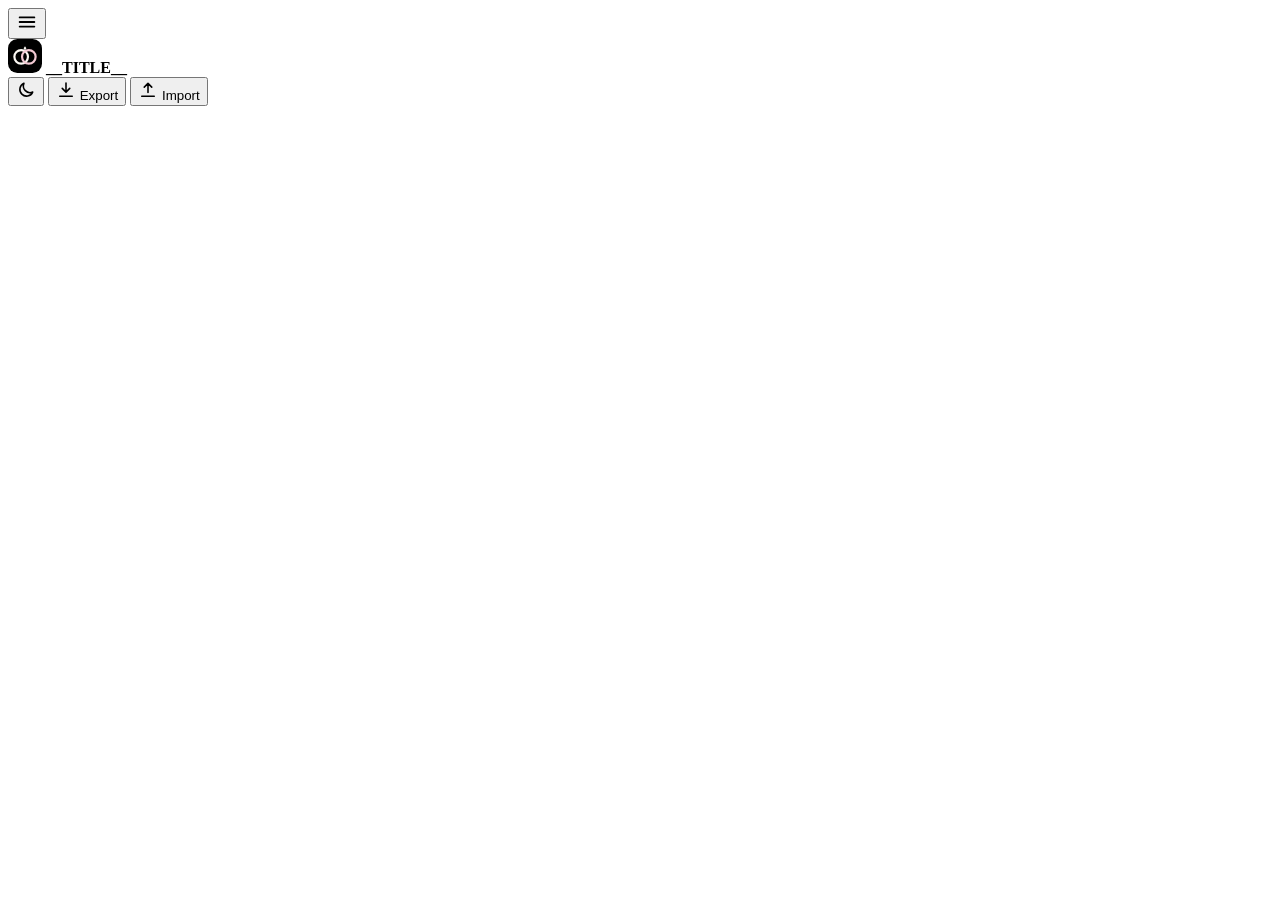
<file: app_src/index.html>
<!doctype html>
<html lang="en">
<head>
<meta charset="utf-8">
<meta name="viewport" content="width=device-width, initial-scale=1">
<title>__TITLE__</title>
<!--STYLES-->
</head>
<body>
<div id="app">
  <header id="app-header">
    <button id="menuToggle" type="button" class="icon-btn" data-nav-toggle aria-label="Open menu" aria-expanded="false" aria-controls="view-nav">
      <svg viewBox="0 0 24 24" width="22" height="22" fill="none" stroke="currentColor" stroke-width="2" stroke-linecap="round" aria-hidden="true"><path d="M4 7h16M4 12h16M4 17h16"/></svg>
    </button>
    <div id="brand">
      <svg id="brand-logo" viewBox="0 0 40 40" width="34" height="34" aria-hidden="true">
        <rect width="40" height="40" rx="11" fill="var(--color-primary)"/>
        <circle cx="15.5" cy="21" r="8" fill="none" stroke="#FBF7F2" stroke-width="2.6"/>
        <circle cx="24.5" cy="21" r="8" fill="none" stroke="#F2C9D3" stroke-width="2.6"/>
        <path d="M20 8.5l1.6 2.5-1.6 2.5-1.6-2.5z" fill="#FBF7F2"/>
      </svg>
      <strong id="app-title">__TITLE__</strong>
    </div>
    <div id="app-controls">
      <button id="themeToggle" type="button" class="icon-btn" aria-label="Toggle dark mode" title="Light / dark">
        <svg viewBox="0 0 24 24" width="20" height="20" fill="none" stroke="currentColor" stroke-width="1.9" stroke-linecap="round" stroke-linejoin="round" aria-hidden="true"><path d="M20 14.5A8 8 0 0 1 9.5 4 8 8 0 1 0 20 14.5z"/></svg>
      </button>
      <button id="exportBtn" type="button" class="icon-btn" aria-label="Export backup" title="Export backup">
        <svg viewBox="0 0 24 24" width="20" height="20" fill="none" stroke="currentColor" stroke-width="1.9" stroke-linecap="round" stroke-linejoin="round" aria-hidden="true"><path d="M12 3.5v11M7.5 10l4.5 4.5 4.5-4.5M4.5 19.5h15"/></svg>
        <span class="label">Export</span>
      </button>
      <button id="importBtn" type="button" class="icon-btn" aria-label="Import backup" title="Import backup">
        <svg viewBox="0 0 24 24" width="20" height="20" fill="none" stroke="currentColor" stroke-width="1.9" stroke-linecap="round" stroke-linejoin="round" aria-hidden="true"><path d="M12 15V4M7.5 8.5L12 4l4.5 4.5M4.5 19.5h15"/></svg>
        <span class="label">Import</span>
      </button>
      <input id="importFile" type="file" accept="application/json" hidden>
    </div>
  </header>
  <div id="app-body">
    <nav id="view-nav" aria-label="Main navigation"></nav>
    <main id="view-root" data-active-view=""></main>
  </div>
  <p id="demo-banner" hidden>Demo mode — some data and actions are limited. The full version is in your purchase.</p>
</div>
<!--SCRIPTS-->
</body>
</html>
</file>
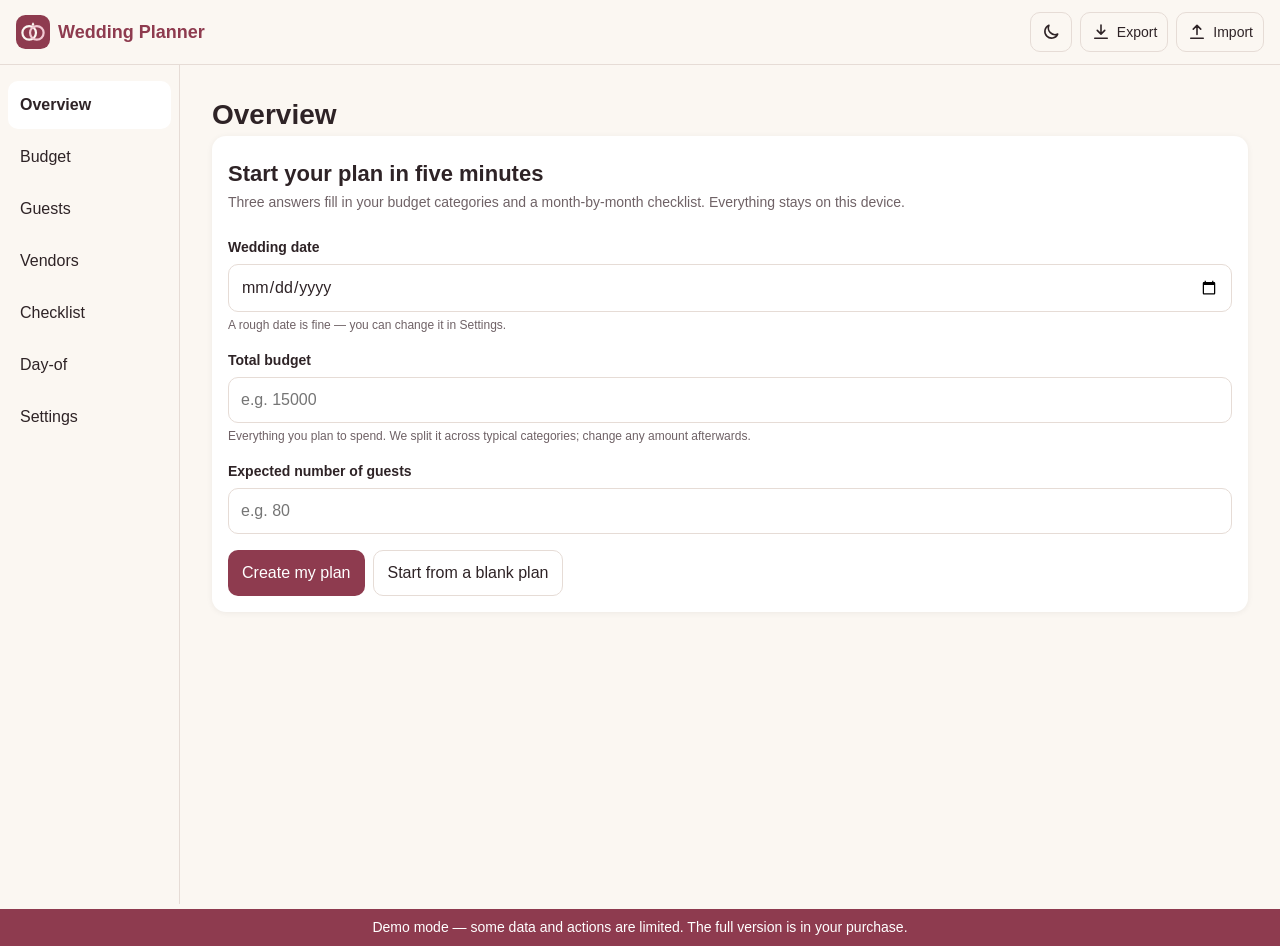
<file: docs/index.html>
<!doctype html>
<html lang="en">
<head>
<meta charset="utf-8">
<meta name="viewport" content="width=device-width, initial-scale=1">
<title>Wedding Planner</title>
<style>
/* Design tokens — single source of truth for colors/spacing/radius/shadow/fonts.
   tools/app_template.html (the "simple" architecture) hand-syncs its own inline
   :root block to these same names/values (see tests/test_app.py's token-drift
   test) since it must stay single-file and can't @import this file. Change a
   value here AND there, never one without the other. */
/* Breakpoints (documented here, not as custom properties — media queries need
   literal px): 480 = small phone, 680 = nav collapses to a top bar (see
   01_components.css), 960 = wide desktop (two-column dashboard/workspace layouts
   via .grid-2, see 01_components.css). */
:root {
  --color-bg: #FBF7F2;
  --color-ink: #2E2326;
  --color-accent: #A8506A;
  --color-card: #fff;
  --color-muted: #6f6266;
  --color-border: #e6dcd6;
  --color-danger: #B3434B;

  /* Semantic feedback colors (banners, inline validation) — tinted background +
     an ink-like text color, same pairing convention as --color-danger above. */
  --color-success: #2F6B4F;
  --color-success-bg: #E3F0E7;
  --color-warning: #8A5A00;
  --color-warning-bg: #FBF0D9;
  --color-info: #2C5F8A;
  --color-info-bg: #E4EEF5;
  --color-error-bg: #F7E3E4;

  /* Solid button-background colors. Deliberately FIXED — the same value in both
     light and dark mode, unlike --color-accent/--color-danger above (which stay
     theme-adaptive for foreground/decorative use: chart fills, icons, borders,
     where lightening in dark mode is correct). A theme-adaptive color that gets
     LIGHTER in dark mode is wrong for a solid button background carrying white
     text — tests/test_app.py's contrast tests + validators/app_check.py's
     check_color_contrast verify these two pairs hold >= 4.5:1 in both themes. */
  --color-primary: #8E3B4F;
  --color-on-primary: #fff;
  --color-danger-strong: #B3434B;
  --color-on-danger: #fff;

  --space-1: 4px;
  --space-2: 8px;
  --space-3: 12px;
  --space-4: 16px;
  --space-5: 24px;
  --space-6: 32px;

  --radius-sm: 10px;
  --radius-md: 14px;
  --radius-lg: 16px;
  --radius-full: 999px;

  --shadow-sm: 0 1px 6px rgba(0, 0, 0, .06);
  --shadow-md: 0 8px 24px rgba(0, 0, 0, .14);

  /* Type scale. h1/h2/h3 below use these; .text-sm/.text-xs/.caption are utility
     classes for secondary copy — see 01_components.css. */
  --text-xs: 0.75rem;
  --text-sm: 0.875rem;
  --text-base: 1rem;
  --text-lg: 1.125rem;
  --text-xl: 1.375rem;
  --text-2xl: 1.75rem;
  --leading-tight: 1.25;
  --leading-normal: 1.5;

  /* Named after the same brand families tools/fonts/ ships (used in the guide
     PDFs via tools/pdf_kit.py) — a browser with them installed renders on-brand;
     everyone else falls back to a clean system stack. The TTFs themselves are
     not embedded here (keeps the self-contained HTML small — see CLAUDE.md). */
  --font-body: "Nunito Sans", -apple-system, "Segoe UI", Roboto, Helvetica, Arial, sans-serif;
  --font-heading: "Quicksand", -apple-system, "Segoe UI", Roboto, Helvetica, Arial, sans-serif;
}
:root[data-theme="dark"] {
  --color-bg: #1D1619;
  --color-ink: #F0E6E8;
  --color-accent: #E0A0B2;
  --color-card: #29202A;
  --color-muted: #b3a5a9;
  --color-border: #43343a;
  --color-danger: #e58a92;

  --color-success: #8FCBA8;
  --color-success-bg: #1E3A2B;
  --color-warning: #E8C067;
  --color-warning-bg: #3A2F12;
  --color-info: #8FC1E8;
  --color-info-bg: #1C3246;
  --color-error-bg: #3A1F21;

  /* --color-primary/--color-on-primary/--color-danger-strong/--color-on-danger
     intentionally NOT overridden here — see the base :root comment above. */
}

* { box-sizing: border-box; }
body { margin: 0; font-family: var(--font-body); font-size: var(--text-base); line-height: var(--leading-normal); background: var(--color-bg); color: var(--color-ink); }
h1, h2, h3 { font-family: var(--font-heading); line-height: var(--leading-tight); margin: var(--space-2) 0 var(--space-1); }
h1 { font-size: var(--text-2xl); }
h2 { font-size: var(--text-xl); }
h3 { font-size: var(--text-lg); }

@media (prefers-reduced-motion: reduce) {
  *, *::before, *::after {
    animation-duration: 0.01ms !important;
    animation-iteration-count: 1 !important;
    transition-duration: 0.01ms !important;
    scroll-behavior: auto !important;
  }
}


/* Structural layout + reusable component classes. Shares every color/spacing/radius
   token with tools/app_template.html's inline <style> (see 00_tokens.css's header) —
   keep both in sync, verified by tests/test_app.py's token-drift/component tests. */
#app-header { display: flex; align-items: center; justify-content: space-between; padding: var(--space-3) var(--space-4); border-bottom: 1px solid var(--color-border); }
#app-controls { display: flex; gap: var(--space-2); }
#app-body { display: flex; min-height: calc(100vh - 56px); }
#view-nav { display: flex; flex-direction: column; gap: var(--space-1); width: 180px; padding: var(--space-4) var(--space-2); border-right: 1px solid var(--color-border); flex-shrink: 0; }
#view-nav button { text-align: left; background: transparent; border: 0; padding: var(--space-3) var(--space-3); border-radius: var(--radius-sm); font: inherit; color: var(--color-ink); cursor: pointer; }
#view-nav button[aria-current="page"] { background: var(--color-card); font-weight: 600; }
#view-root { flex: 1; padding: var(--space-5) var(--space-5) 60px; max-width: 760px; }
/* h1/h2/h3 sizing comes from 00_tokens.css's type scale. */
p.sub { margin: 0 0 var(--space-5); color: var(--color-muted); font-size: var(--text-sm); }

.card { background: var(--color-card); border-radius: var(--radius-md); padding: var(--space-4); margin-bottom: var(--space-4); box-shadow: var(--shadow-sm); }
.row { display: flex; gap: var(--space-2); }

input[type=text], input[type=number], textarea {
  flex: 1; min-width: 0; font: inherit; padding: 10px 12px;
  border: 1px solid var(--color-border); border-radius: var(--radius-sm);
  background: var(--color-card); color: var(--color-ink);
}

/* background/color use the FIXED --color-primary/--color-danger-strong pair (see
   00_tokens.css) — not --color-accent/--color-danger, whose dark-mode-lightened
   values drop white-text contrast well below WCAG AA when used as a solid fill. */
button { font: inherit; padding: 10px 14px; border: 0; border-radius: var(--radius-sm); background: var(--color-primary); color: var(--color-on-primary); cursor: pointer; }
button.ghost { background: transparent; color: var(--color-ink); border: 1px solid var(--color-border); }
button.danger { background: var(--color-danger-strong); color: var(--color-on-danger); }

:focus-visible { outline: 2px solid var(--color-accent); outline-offset: 2px; }

ul { list-style: none; padding: 0; margin: var(--space-3) 0 0; }
li { display: flex; align-items: center; justify-content: space-between; gap: var(--space-2); padding: 10px 0; border-top: 1px solid var(--color-border); }

/* Uses the fixed --color-primary pair, same contrast reasoning as buttons above —
   a persistent banner has the same white-text-on-solid-fill requirement. */
#demo-banner { text-align: center; padding: var(--space-2); margin: 0; background: var(--color-primary); color: var(--color-on-primary); font-size: var(--text-sm); }
#demo-banner[hidden] { display: none; }

/* Empty-state: a single reusable pattern for "nothing here yet" sections. */
.empty-state { text-align: center; padding: 40px var(--space-4); color: var(--color-muted); }
.empty-state strong { display: block; color: var(--color-ink); margin-bottom: var(--space-1); }

/* Toast/snackbar: transient feedback, dismissed by the caller via [hidden]. */
.toast {
  position: fixed; left: 50%; bottom: var(--space-4); transform: translateX(-50%);
  background: var(--color-ink); color: var(--color-bg); padding: 10px var(--space-4);
  border-radius: var(--radius-sm); box-shadow: var(--shadow-sm); font-size: .9rem;
}
.toast[hidden] { display: none; }

/* Banner/alert: persistent inline feedback (validation summaries, zone warnings),
   distinct from the transient floating .toast above. One semantic variant class
   required: success|warning|error|info. */
.banner { display: flex; align-items: flex-start; gap: var(--space-2); padding: var(--space-3) var(--space-4); border-radius: var(--radius-sm); font-size: var(--text-sm); margin-bottom: var(--space-4); }
.banner.success { background: var(--color-success-bg); color: var(--color-success); }
.banner.warning { background: var(--color-warning-bg); color: var(--color-warning); }
.banner.error { background: var(--color-error-bg); color: var(--color-danger); }
.banner.info { background: var(--color-info-bg); color: var(--color-info); }

/* Form field group: label + control + optional help text + error state. Wrap any
   existing input/textarea/select in a .field; add .has-error plus a .field-error
   element (role="alert" so screen readers announce it) when validation fails. */
.field { margin-bottom: var(--space-4); }
.field label { display: block; margin-bottom: 6px; font-weight: 600; font-size: var(--text-sm); }
.field .help { display: block; margin-top: 4px; color: var(--color-muted); font-size: var(--text-xs); }
.field.has-error input, .field.has-error textarea, .field.has-error select { border-color: var(--color-danger); }
.field-error { display: block; margin-top: 4px; color: var(--color-danger); font-size: var(--text-xs); }
select {
  flex: 1; min-width: 0; font: inherit; padding: 10px 12px;
  border: 1px solid var(--color-border); border-radius: var(--radius-sm);
  background: var(--color-card); color: var(--color-ink);
}

/* Table: header row, row separators, a horizontal-scroll wrapper for narrow
   screens so a wide table never breaks layout instead of silently clipping. */
.table-scroll { overflow-x: auto; margin-bottom: var(--space-4); }
table.table { width: 100%; border-collapse: collapse; font-size: var(--text-sm); }
table.table th { text-align: left; padding: var(--space-2) var(--space-3); color: var(--color-muted); font-weight: 600; border-bottom: 1px solid var(--color-border); }
table.table td { padding: var(--space-2) var(--space-3); border-bottom: 1px solid var(--color-border); }
table.table tbody tr:hover { background: var(--color-bg); }

/* Tabs: role="tablist"/"tab"/"tabpanel" convention. Toggling is handled by
   App.ui.initTabs(root) in main.js — this is presentation only. */
.tabs { display: flex; gap: var(--space-1); border-bottom: 1px solid var(--color-border); margin-bottom: var(--space-4); }
.tabs [role="tab"] { background: transparent; border: 0; border-bottom: 2px solid transparent; border-radius: 0; padding: var(--space-2) var(--space-3); color: var(--color-muted); cursor: pointer; }
.tabs [role="tab"][aria-selected="true"] { color: var(--color-ink); border-bottom-color: var(--color-primary); font-weight: 600; }
[role="tabpanel"][hidden] { display: none; }

/* Loading: a CSS-only spinner and a skeleton shimmer block. Both go static under
   prefers-reduced-motion (see 00_tokens.css's global rule). */
.spinner { width: 20px; height: 20px; border-radius: var(--radius-full); border: 2.5px solid var(--color-border); border-top-color: var(--color-primary); animation: spin 0.8s linear infinite; display: inline-block; }
@keyframes spin { to { transform: rotate(360deg); } }
.skeleton { background: var(--color-border); border-radius: var(--radius-sm); animation: skeleton-pulse 1.4s ease-in-out infinite; }
@keyframes skeleton-pulse { 0%, 100% { opacity: 1; } 50% { opacity: .5; } }

/* Modal: native <dialog> — no extra JS library needed for open/close/backdrop.
   .modal-header/.modal-body/.modal-footer are an optional structural convention
   for anything beyond a one-line confirm. */
dialog.modal { border: 0; border-radius: var(--radius-lg); padding: var(--space-5); max-width: 420px; width: 90%; box-shadow: var(--shadow-md); background: var(--color-card); color: var(--color-ink); }
dialog.modal::backdrop { background: rgba(0, 0, 0, .4); }
.modal-header { font-family: var(--font-heading); font-size: var(--text-lg); font-weight: 600; margin-bottom: var(--space-3); }
.modal-body { margin-bottom: var(--space-4); }
.modal-footer { display: flex; justify-content: flex-end; gap: var(--space-2); }

/* Accordion: native <details>/<summary> — Help/FAQ sections, no JS required. */
details.accordion { border-bottom: 1px solid var(--color-border); padding: var(--space-3) 0; }
details.accordion summary { cursor: pointer; font-weight: 600; }
details.accordion[open] summary { color: var(--color-primary); }
details.accordion .answer { margin-top: var(--space-2); color: var(--color-ink); }

/* Layout utilities for dashboard/workspace views: .stack is the default vertical
   flow (explicit for readability); .grid-2 goes two columns at >=680px. */
.stack { display: flex; flex-direction: column; gap: var(--space-4); }
.grid-2 { display: grid; grid-template-columns: 1fr; gap: var(--space-4); }
@media (min-width: 680px) {
  .grid-2 { grid-template-columns: 1fr 1fr; }
}

@media (max-width: 680px) {
  #app-body { flex-direction: column; }
  #view-nav { flex-direction: row; width: auto; overflow-x: auto; border-right: 0; border-bottom: 1px solid var(--color-border); }
  #view-root { max-width: none; padding: var(--space-4); }
  .tabs { overflow-x: auto; }
}


/* Wedding-planner additions on top of the shared design system. Colors come from the
   tokens in 00_tokens.css — no hard-coded hex here. */

input[type=date], input[type=time], input[type=text], input[type=number], select {
  width: 100%; font: inherit; padding: 10px 12px; border: 1px solid var(--color-border);
  border-radius: var(--radius-sm); background: var(--color-card); color: var(--color-ink);
}
.field input, .field select { width: 100%; }
input[type=checkbox] { width: 20px; height: 20px; accent-color: var(--color-primary); flex-shrink: 0; margin: 0; }
button.small { padding: 6px 10px; font-size: var(--text-sm); }
.row.wrap { flex-wrap: wrap; }
.caption { color: var(--color-muted); font-size: var(--text-xs); }
.nowrap { white-space: nowrap; }
.neg { color: var(--color-danger); font-weight: 600; }
table.table input.cell-input { width: 7.5em; padding: 6px 8px; }
table.table input.cell-input.invalid { border-color: var(--color-danger); }
tr.row-over td { background: var(--color-error-bg); }
tr.total-row td { font-weight: 700; border-top: 2px solid var(--color-border); }
table.table td select { width: auto; padding: 6px 8px; }

.stat-grid { display: grid; grid-template-columns: repeat(auto-fit, minmax(150px, 1fr)); gap: var(--space-3); margin-bottom: var(--space-4); }
.stat { background: var(--color-card); border-radius: var(--radius-md); padding: var(--space-3) var(--space-4); box-shadow: var(--shadow-sm); display: flex; flex-direction: column; gap: 2px; min-width: 0; }
.stat-label { font-size: var(--text-xs); color: var(--color-muted); text-transform: uppercase; letter-spacing: .04em; }
.stat-value { font-family: var(--font-heading); font-size: var(--text-xl); color: var(--color-primary); overflow-wrap: anywhere; }
:root[data-theme="dark"] .stat-value { color: var(--color-accent); }
.stat.bad .stat-value { color: var(--color-danger); }
.stat-sub { font-size: var(--text-xs); color: var(--color-muted); overflow-wrap: anywhere; }

.badge { font-size: var(--text-xs); color: var(--color-muted); border: 1px solid var(--color-border); border-radius: var(--radius-full); padding: 2px 10px; white-space: nowrap; }
label.check { display: flex; align-items: center; gap: var(--space-3); cursor: pointer; flex: 1; min-width: 0; }
label.check.done span { text-decoration: line-through; color: var(--color-muted); }
.progress { height: 10px; background: var(--color-border); border-radius: var(--radius-full); margin-top: var(--space-2); overflow: hidden; }
.progress > span { display: block; height: 100%; background: var(--color-primary); }
li { flex-wrap: wrap; }

#print-area { display: none; }
@media print {
  body.printing #app, body.printing dialog { display: none !important; }
  body.printing #print-area { display: block; padding: 0; color: #000; background: #fff; }
  body.printing .table { font-size: 12pt; }
  body.printing table.table th, body.printing table.table td { border-bottom: 1px solid #999; color: #000; }
}


/* ---------- Header: logo, menu toggle, icon actions ---------- */
#app-header { position: sticky; top: 0; z-index: 20; background: var(--color-bg); gap: var(--space-3); min-height: 60px; }
#brand { display: flex; align-items: center; gap: var(--space-2); min-width: 0; margin-right: auto; }
#brand-logo { flex-shrink: 0; }
#app-title { font-family: var(--font-heading); font-size: var(--text-lg); color: var(--color-primary); white-space: nowrap; overflow: hidden; text-overflow: ellipsis; }
:root[data-theme="dark"] #app-title { color: var(--color-accent); }
#app-controls { display: flex; align-items: center; gap: var(--space-2); }
.icon-btn { display: inline-flex; align-items: center; justify-content: center; gap: 6px; min-width: 40px; height: 40px; padding: 0 10px; background: transparent; color: var(--color-ink); border: 1px solid var(--color-border); border-radius: var(--radius-sm); }
.icon-btn:hover { background: var(--color-card); }
.icon-btn .label { font-size: var(--text-sm); }
#menuToggle { display: none; }

/* ---------- Desktop: use the whole width ---------- */
#view-nav { position: sticky; top: 61px; align-self: flex-start; white-space: nowrap; }
#view-nav button { white-space: nowrap; }
#view-root { max-width: 1480px; width: 100%; min-width: 0; }
.split { display: grid; grid-template-columns: 1fr; gap: var(--space-4); align-items: start; }
.split > .main, .split > .side { min-width: 0; }
.cols-2 { display: block; }
.grid-2.top { align-items: start; }
.bars { margin: 0; }
.bars li { display: block; padding: var(--space-2) 0; }
.bar-head { display: flex; justify-content: space-between; gap: var(--space-2); font-size: var(--text-sm); margin-bottom: 4px; }
.bar { position: relative; height: 8px; background: var(--color-border); border-radius: var(--radius-full); overflow: hidden; }
.bar .est { position: absolute; left: 0; top: 0; bottom: 0; background: var(--color-border); border-right: 2px solid var(--color-muted); }
.bar .act { position: absolute; left: 0; top: 0; bottom: 0; background: var(--color-primary); border-radius: var(--radius-full); }
.bar.over .act { background: var(--color-danger-strong); }
@media (min-width: 981px) {
  .split { grid-template-columns: minmax(300px, 380px) 1fr; }
  .split > .side { position: sticky; top: 76px; }
  .cols-2 { column-count: 2; column-gap: var(--space-4); }
  .cols-2 > .card { break-inside: avoid; }
  #view-root { padding: var(--space-5) var(--space-6) 60px; }
}
@media (min-width: 681px) and (max-width: 980px) {
  .split { grid-template-columns: 1fr; }
}

/* ---------- Phone: drop-down menu, compact header ---------- */
@media (max-width: 680px) {
  #menuToggle { display: inline-flex; }
  #app-header { padding: var(--space-2) var(--space-3); min-height: 56px; gap: var(--space-2); }
  #app-controls { gap: var(--space-1); }
  #app-controls .label { display: none; }
  .icon-btn { min-width: 38px; height: 38px; padding: 0 8px; }
  #app-title { font-size: var(--text-base); }
  #view-nav { display: none; position: fixed; left: 0; right: 0; top: 57px; z-index: 19; flex-direction: column; width: auto; max-height: calc(100vh - 57px); overflow-y: auto;
    background: var(--color-card); border: 0; border-bottom: 1px solid var(--color-border); box-shadow: var(--shadow-md); padding: var(--space-2); }
  body.menu-open #view-nav { display: flex; }
  #view-nav button { padding: 14px var(--space-3); font-size: var(--text-base); }
}
@media (max-width: 360px) { #app-title { display: none; } }

@media (min-width: 681px) { #view-nav { min-height: calc(100vh - 61px); } }

/* ---------- Tables: nowrap action columns; stacked cards on phones ---------- */
table.table td:last-child { white-space: nowrap; }
table.table.cardrows td.neg, table.table.cardrows td[data-label="Left to spend"] { white-space: nowrap; }
/* Budget's table is wide; keep it full width until there is room for a side column. */
@media (min-width: 981px) and (max-width: 1599px) { .split.late { grid-template-columns: 1fr; } .split.late > .side { position: static; order: 2; } }
@media (max-width: 680px) {
  table.table.cardrows thead { display: none; }
  table.table.cardrows, table.table.cardrows tbody { display: block; }
  table.table.cardrows tr { display: grid; grid-template-columns: 1fr 1fr; gap: 6px var(--space-3); padding: var(--space-3) 0; border-bottom: 1px solid var(--color-border); }
  table.table.cardrows td { display: block; border: 0; padding: 0; min-width: 0; }
  table.table.cardrows td::before { content: attr(data-label); display: block; font-size: var(--text-xs); color: var(--color-muted); text-transform: uppercase; letter-spacing: .04em; }
  table.table.cardrows td:first-child { grid-column: 1 / -1; font-weight: 700; font-size: var(--text-base); }
  table.table.cardrows td:first-child::before, table.table.cardrows td:empty { display: none; }
  table.table.cardrows td:last-child { grid-column: 1 / -1; }
  table.table.cardrows td:last-child::before { display: none; }
  table.table.cardrows td select { width: 100%; }
  table.table.cardrows input.cell-input { width: 100%; }
  table.table.cardrows tr.total-row td:first-child { font-size: var(--text-lg); }
  table.table.cardrows tbody tr:hover { background: transparent; }
}

</style>
</head>
<body>
<div id="app">
  <header id="app-header">
    <button id="menuToggle" type="button" class="icon-btn" data-nav-toggle aria-label="Open menu" aria-expanded="false" aria-controls="view-nav">
      <svg viewBox="0 0 24 24" width="22" height="22" fill="none" stroke="currentColor" stroke-width="2" stroke-linecap="round" aria-hidden="true"><path d="M4 7h16M4 12h16M4 17h16"/></svg>
    </button>
    <div id="brand">
      <svg id="brand-logo" viewBox="0 0 40 40" width="34" height="34" aria-hidden="true">
        <rect width="40" height="40" rx="11" fill="var(--color-primary)"/>
        <circle cx="15.5" cy="21" r="8" fill="none" stroke="#FBF7F2" stroke-width="2.6"/>
        <circle cx="24.5" cy="21" r="8" fill="none" stroke="#F2C9D3" stroke-width="2.6"/>
        <path d="M20 8.5l1.6 2.5-1.6 2.5-1.6-2.5z" fill="#FBF7F2"/>
      </svg>
      <strong id="app-title">Wedding Planner</strong>
    </div>
    <div id="app-controls">
      <button id="themeToggle" type="button" class="icon-btn" aria-label="Toggle dark mode" title="Light / dark">
        <svg viewBox="0 0 24 24" width="20" height="20" fill="none" stroke="currentColor" stroke-width="1.9" stroke-linecap="round" stroke-linejoin="round" aria-hidden="true"><path d="M20 14.5A8 8 0 0 1 9.5 4 8 8 0 1 0 20 14.5z"/></svg>
      </button>
      <button id="exportBtn" type="button" class="icon-btn" aria-label="Export backup" title="Export backup">
        <svg viewBox="0 0 24 24" width="20" height="20" fill="none" stroke="currentColor" stroke-width="1.9" stroke-linecap="round" stroke-linejoin="round" aria-hidden="true"><path d="M12 3.5v11M7.5 10l4.5 4.5 4.5-4.5M4.5 19.5h15"/></svg>
        <span class="label">Export</span>
      </button>
      <button id="importBtn" type="button" class="icon-btn" aria-label="Import backup" title="Import backup">
        <svg viewBox="0 0 24 24" width="20" height="20" fill="none" stroke="currentColor" stroke-width="1.9" stroke-linecap="round" stroke-linejoin="round" aria-hidden="true"><path d="M12 15V4M7.5 8.5L12 4l4.5 4.5M4.5 19.5h15"/></svg>
        <span class="label">Import</span>
      </button>
      <input id="importFile" type="file" accept="application/json" hidden>
    </div>
  </header>
  <div id="app-body">
    <nav id="view-nav" aria-label="Main navigation"></nav>
    <main id="view-root" data-active-view=""></main>
  </div>
  <p id="demo-banner" hidden>Demo mode — some data and actions are limited. The full version is in your purchase.</p>
</div>
<script>
window.APP_DEMO_MODE = true;

/* Minimal hash router. Each module (app_src/modules/*.js) registers a view on
 * App.views[id] = {navLabel, render(root)} and pushes id onto App.nav, in the order
 * it should appear in the nav. render(root) MUST set root.dataset.activeView = id and
 * replace root's content with that view's real markup (never just scroll to an anchor —
 * validators/app_check.py's multi-view check clicks every nav item and asserts both
 * data-active-view and the visible text actually change). */
(function () {
  window.App = window.App || { views: {}, nav: [] };

  function show(id) {
    var view = App.views[id];
    if (!view) {
      id = App.nav[0];
      view = App.views[id];
    }
    if (!view) return;
    view.render(document.getElementById('view-root'));
    document.querySelectorAll('#view-nav [data-nav]').forEach(function (b) {
      b.setAttribute('aria-current', b.dataset.nav === id ? 'page' : 'false');
    });
    if (location.hash !== '#' + id) location.hash = '#' + id;
    if (App.ui && App.ui.closeMenu) App.ui.closeMenu();
  }

  function buildNav() {
    var nav = document.getElementById('view-nav');
    nav.innerHTML = '';
    App.nav.forEach(function (id) {
      var b = document.createElement('button');
      b.type = 'button';
      b.dataset.nav = id;
      b.textContent = App.views[id].navLabel;
      b.addEventListener('click', function () { show(id); });
      nav.appendChild(b);
    });
  }

  // show() itself sets location.hash, which fires hashchange a moment later. Only re-render
  // when the hash points at a DIFFERENT view (back/forward, typed URL) — otherwise that echo
  // re-renders the current view and wipes anything the user has just started typing.
  window.addEventListener('hashchange', function () {
    var id = location.hash.slice(1);
    if (document.getElementById('view-root').dataset.activeView !== id) show(id);
  });
  window.AppRouter = {
    init: function () {
      buildNav();
      show(location.hash.slice(1) || App.nav[0]);
    },
  };
})();


/* Shared helpers: safe DOM building (user-entered names are never parsed as HTML),
 * money in whole cents, dates, ids, the starting budget split and checklist, and a
 * print helper. Every view module below composes these. */
(function (g) {
  var App = g.App = g.App || { views: {}, nav: [] };

  /** h('div', {class, text, attrs:{}, on:{click}, dataset:{}}, ...children) */
  function h(tag, props) {
    var el = document.createElement(tag);
    var p = props || {};
    Object.keys(p).forEach(function (k) {
      var v = p[k];
      if (v == null || v === false) return;
      if (k === 'class') el.className = v;
      else if (k === 'text') el.textContent = v;
      else if (k === 'on') Object.keys(v).forEach(function (ev) { el.addEventListener(ev, v[ev]); });
      else if (k === 'dataset') Object.keys(v).forEach(function (d) { el.dataset[d] = v[d]; });
      else if (k === 'attrs') Object.keys(v).forEach(function (a) { if (v[a] != null && v[a] !== false) el.setAttribute(a, v[a] === true ? '' : v[a]); });
      else el[k] = v;
    });
    for (var i = 2; i < arguments.length; i++) append(el, arguments[i]);
    return el;
  }
  function append(el, child) {
    if (child == null || child === false) return;
    if (Array.isArray(child)) { child.forEach(function (c) { append(el, c); }); return; }
    el.appendChild(typeof child === 'string' || typeof child === 'number' ? document.createTextNode(String(child)) : child);
  }

  /* ---------- Money (whole cents) ---------- */
  function currency() { return App.store.get('currency', 'USD'); }
  function fmt(cents) {
    var c = Math.round(cents || 0);
    var whole = c % 100 === 0;
    try {
      return new Intl.NumberFormat(undefined, {
        style: 'currency', currency: currency(),
        minimumFractionDigits: whole ? 0 : 2, maximumFractionDigits: 2,
      }).format(c / 100);
    } catch (e) {
      return (c / 100).toFixed(whole ? 0 : 2);
    }
  }
  /** "1,234.50" / "1.234,50" / "12" -> cents, or null when it is not a number. */
  function parseMoney(str) {
    var s = String(str == null ? '' : str).replace(/[^\d.,-]/g, '');
    if (!s || s === '-' || s === '.' || s === ',') return null;
    var hasDot = s.indexOf('.') >= 0, hasComma = s.indexOf(',') >= 0;
    if (hasDot && hasComma) {
      if (s.lastIndexOf(',') > s.lastIndexOf('.')) s = s.replace(/\./g, '').replace(',', '.');
      else s = s.replace(/,/g, '');
    } else if (hasComma) {
      s = /,\d{1,2}$/.test(s) ? s.replace(',', '.') : s.replace(/,/g, '');
    }
    var n = parseFloat(s);
    return isFinite(n) ? Math.round(n * 100) : null;
  }
  function inputMoney(cents) {
    if (!cents) return '';
    var v = cents / 100;
    return v % 1 === 0 ? String(v) : v.toFixed(2);
  }

  /* ---------- Dates ---------- */
  function parseISO(iso) {
    var m = /^(\d{4})-(\d{2})-(\d{2})$/.exec(iso || '');
    return m ? new Date(+m[1], +m[2] - 1, +m[3]) : null;
  }
  function today() { var d = new Date(); return new Date(d.getFullYear(), d.getMonth(), d.getDate()); }
  function daysUntil(iso) {
    var d = parseISO(iso);
    return d ? Math.round((d - today()) / 86400000) : null;
  }
  function fmtDate(d) {
    try { return new Intl.DateTimeFormat(undefined, { month: 'short', day: 'numeric', year: 'numeric' }).format(d); }
    catch (e) { return d.toDateString(); }
  }
  function monthsBefore(iso, months) {
    var d = parseISO(iso);
    if (!d) return null;
    return new Date(d.getFullYear(), d.getMonth() - months, d.getDate());
  }

  function uid() { return Date.now().toString(36) + Math.random().toString(36).slice(2, 6); }

  /* ---------- Starting data (all of it is editable by the buyer) ---------- */
  var BUDGET_SPLIT = [
    ['Venue & catering', 45], ['Photo & video', 10], ['Attire & beauty', 9],
    ['Flowers & decor', 8], ['Music & entertainment', 7], ['Rings', 3],
    ['Stationery & invitations', 3], ['Officiant & legal', 2], ['Transport', 2],
    ['Gifts & favors', 2], ['Miscellaneous & buffer', 9],
  ];
  /** [title, months before the wedding] */
  var TASKS = [
    ['Decide your total budget and who is contributing', 12], ['Draft a first guest list', 12], ['Pick a season and a rough date range', 12],
    ['Book the venue', 10], ['Book a photographer / videographer', 10],
    ['Book the caterer (if the venue does not include one)', 9], ['Start looking at attire', 9], ['Book the officiant', 9],
    ['Order save-the-dates and invitations', 6], ['Book music or a DJ', 6], ['Book the florist', 6], ['Plan the honeymoon', 6],
    ['Order attire', 4], ['Book transport', 4], ['Plan the order of the ceremony', 4],
    ['Send invitations', 3], ['Arrange rooms for out-of-town guests', 3],
    ['Choose the final menu', 2], ['Check the marriage license requirements where you are marrying', 2], ['Buy the rings', 2],
    ['Confirm the final headcount with the caterer', 1], ['Make the seating plan', 1], ['Confirm arrival times with every vendor', 1], ['Write your vows', 1],
    ['Pay the final vendor balances', 0], ['Give the day-of timeline to your wedding party', 0], ['Pack for the wedding day', 0],
  ];
  var TIMELINE = [
    ['09:00', 'Hair and makeup begin', ''], ['12:00', 'Photographer arrives', ''], ['13:30', 'Get dressed', ''],
    ['14:30', 'Guests arrive and are seated', ''], ['15:00', 'Ceremony', ''], ['15:45', 'Group photos', ''],
    ['17:00', 'Reception begins', ''], ['18:00', 'Dinner', ''], ['19:30', 'First dance and speeches', ''], ['23:00', 'Last dance and send-off', ''],
  ];

  /** Splits `total` cents across the budget percentages; the cents always add back up exactly. */
  function splitBudget(total) {
    var out = [], used = 0;
    BUDGET_SPLIT.forEach(function (row, i) {
      var amt = i === BUDGET_SPLIT.length - 1 ? total - used : Math.round(total * row[1] / 100);
      used += amt;
      out.push({ id: uid(), name: row[0], est: amt, actual: 0, paid: 0 });
    });
    return out;
  }

  /* ---------- Small shared UI pieces ---------- */
  function field(id, label, control, help) {
    return h('div', { class: 'field' },
      h('label', { attrs: { for: id }, text: label }), control,
      help ? h('span', { class: 'help', text: help }) : null,
      h('span', { class: 'field-error', attrs: { role: 'alert' } }));
  }
  function setError(fieldEl, message) {
    fieldEl.classList.add('has-error');
    fieldEl.querySelector('.field-error').textContent = message;
    var c = fieldEl.querySelector('input,select');
    if (c) { c.setAttribute('aria-invalid', 'true'); c.focus(); }
  }
  function clearErrors(root) {
    root.querySelectorAll('.field.has-error').forEach(function (f) {
      f.classList.remove('has-error');
      f.querySelector('.field-error').textContent = '';
      var c = f.querySelector('input,select');
      if (c) c.removeAttribute('aria-invalid');
    });
  }
  function banner(kind, text) { return h('div', { class: 'banner ' + kind, attrs: { role: kind === 'error' || kind === 'warning' ? 'alert' : 'status' }, text: text }); }
  function stat(label, value, sub, tone) {
    return h('div', { class: 'stat' + (tone ? ' ' + tone : '') },
      h('span', { class: 'stat-label', text: label }), h('strong', { class: 'stat-value', text: value }),
      sub ? h('span', { class: 'stat-sub', text: sub }) : null);
  }
  function emptyState(title, text) {
    return h('div', { class: 'empty-state' }, h('strong', { text: title }), text ? h('span', { text: text }) : null);
  }
  /** Wraps a table for horizontal scroll and copies each header into its cells' data-label,
   *  which the phone layout uses to show every row as a labelled card (see 02_wedding.css). */
  function tableWrap(table) {
    var heads = Array.prototype.map.call(table.querySelectorAll('thead th'), function (th) { return th.textContent; });
    table.querySelectorAll('tbody tr').forEach(function (tr) {
      Array.prototype.forEach.call(tr.children, function (td, i) { if (heads[i]) td.setAttribute('data-label', heads[i]); });
    });
    return h('div', { class: 'table-scroll' }, table);
  }

  /** Native <dialog> confirm. Resolves true on confirm. */
  function confirmDialog(title, message, confirmLabel) {
    return new Promise(function (resolve) {
      var done = false;
      var dlg = h('dialog', { class: 'modal' });
      function finish(v) { done = true; resolve(v); if (dlg.open) dlg.close(); }
      dlg.appendChild(h('div', { class: 'modal-header', text: title }));
      dlg.appendChild(h('div', { class: 'modal-body', text: message }));
      dlg.appendChild(h('div', { class: 'modal-footer' },
        h('button', { type: 'button', class: 'ghost', text: 'Cancel', on: { click: function () { finish(false); } } }),
        h('button', { type: 'button', class: 'danger', text: confirmLabel || 'Confirm', on: { click: function () { finish(true); } } })));
      dlg.addEventListener('close', function () { dlg.remove(); if (!done) resolve(false); });
      document.body.appendChild(dlg);
      dlg.showModal();
    });
  }

  /** Prints just `title` + a copy of `node` (nothing else on the page). */
  function printSheet(title, node) {
    var old = document.getElementById('print-area');
    if (old) old.remove();
    var area = h('div', { id: 'print-area' }, h('h1', { text: title }), node.cloneNode(true));
    document.body.appendChild(area);
    document.body.classList.add('printing');
    var cleaned = false;
    function cleanup() {
      if (cleaned) return;
      cleaned = true;
      document.body.classList.remove('printing');
      area.remove();
    }
    window.addEventListener('afterprint', cleanup, { once: true });
    setTimeout(cleanup, 60000);
    window.print();
  }

  App.core = {
    h: h, fmt: fmt, parseMoney: parseMoney, inputMoney: inputMoney,
    parseISO: parseISO, today: today, daysUntil: daysUntil, fmtDate: fmtDate, monthsBefore: monthsBefore,
    uid: uid, splitBudget: splitBudget, TASKS: TASKS, TIMELINE: TIMELINE, BUDGET_SPLIT: BUDGET_SPLIT,
    field: field, setError: setError, clearErrors: clearErrors, banner: banner, stat: stat,
    emptyState: emptyState, tableWrap: tableWrap, confirmDialog: confirmDialog, printSheet: printSheet,
  };
})(window);


/* Data access + every computed number the app shows. Keeping the arithmetic in one
 * place (all in whole cents / whole people) is what the audit's totals checks rely on. */
(function (g) {
  var App = g.App = g.App || { views: {}, nav: [] };
  var C = App.core;

  var D = App.data = {
    wedding: function () { return App.store.get('wedding', { setupDone: false, date: '', budget: 0, guests: 0 }); },
    saveWedding: function (w) { App.store.set('wedding', w); },
    list: function (key) { return App.store.get(key, []); },
    save: function (key, arr) { App.store.set(key, arr); },

    budgetTotals: function () {
      var cats = D.list('budget'), t = { est: 0, actual: 0, paid: 0, over: [] };
      cats.forEach(function (c) {
        t.est += c.est || 0; t.actual += c.actual || 0; t.paid += c.paid || 0;
        if ((c.actual || 0) > (c.est || 0)) t.over.push(c);
      });
      var budget = D.wedding().budget || 0;
      t.budget = budget;
      t.remaining = budget - t.actual;          // what is left of the total budget after real spending
      t.planGap = t.est - budget;               // > 0 when the plan adds up to more than the total budget
      return t;
    },

    guestTotals: function () {
      var gs = D.list('guests'), t = { entries: gs.length, invited: 0, yes: 0, no: 0, pending: 0, tables: {} };
      gs.forEach(function (x) {
        var n = x.party || 1;
        t.invited += n;
        if (x.rsvp === 'yes') t.yes += n; else if (x.rsvp === 'no') t.no += n; else t.pending += n;
        var label = (x.table || '').trim();
        if (label && x.rsvp !== 'no') t.tables[label] = (t.tables[label] || 0) + n;
      });
      return t;
    },

    vendorTotals: function () {
      var vs = D.list('vendors'), t = { quote: 0, depositDue: 0, depositPaid: 0, next: null };
      vs.forEach(function (v) {
        t.quote += v.quote || 0;
        if (v.depositPaid) t.depositPaid += v.deposit || 0; else t.depositDue += v.deposit || 0;
        if (!v.depositPaid && v.due && (!t.next || v.due < t.next.due)) t.next = v;
      });
      return t;
    },

    taskTotals: function () {
      var ts = D.list('tasks'), done = 0;
      ts.forEach(function (x) { if (x.done) done += 1; });
      return { total: ts.length, done: done };
    },

    /** Months-out groups, soonest-to-do first (largest months-out first). */
    taskGroups: function () {
      var groups = {};
      D.list('tasks').forEach(function (t) { (groups[t.months] = groups[t.months] || []).push(t); });
      return Object.keys(groups).map(Number).sort(function (a, b) { return b - a; })
        .map(function (m) { return { months: m, tasks: groups[m] }; });
    },

    monthsLabel: function (m) {
      if (m >= 12) return '12 or more months before';
      if (m === 0) return 'Wedding week';
      return m + (m === 1 ? ' month' : ' months') + ' before';
    },

    CURRENCIES: ['USD', 'EUR', 'GBP', 'CAD', 'AUD', 'NZD', 'CHF', 'SEK', 'NOK', 'DKK', 'MAD', 'AED', 'ZAR', 'INR', 'MXN', 'BRL', 'JPY'],
  };
})(window);


/* Overview: first-launch guided setup, then the countdown and the numbers that matter. */
(function (g) {
  var App = g.App = g.App || { views: {}, nav: [] };
  var C = App.core, D = App.data, h = C.h;

  function renderSetup(root) {
    var date = h('input', { type: 'date', id: 'setupDate' });
    var budget = h('input', { type: 'text', id: 'setupBudget', attrs: { inputmode: 'decimal', placeholder: 'e.g. 15000' } });
    var guests = h('input', { type: 'number', id: 'setupGuests', attrs: { min: '1', max: '2000', placeholder: 'e.g. 80' } });
    var fDate = C.field('setupDate', 'Wedding date', date, 'A rough date is fine — you can change it in Settings.');
    var fBudget = C.field('setupBudget', 'Total budget', budget, 'Everything you plan to spend. We split it across typical categories; change any amount afterwards.');
    var fGuests = C.field('setupGuests', 'Expected number of guests', guests);
    var form = h('div', { class: 'card' },
      h('h2', { text: 'Start your plan in five minutes' }),
      h('p', { class: 'sub', text: 'Three answers fill in your budget categories and a month-by-month checklist. Everything stays on this device.' }),
      fDate, fBudget, fGuests,
      h('div', { class: 'row' },
        h('button', { type: 'button', id: 'setupBtn', text: 'Create my plan' }),
        h('button', { type: 'button', id: 'skipSetupBtn', class: 'ghost', text: 'Start from a blank plan' })));
    root.appendChild(form);

    form.querySelector('#setupBtn').addEventListener('click', function () {
      C.clearErrors(form);
      var d = date.value, total = C.parseMoney(budget.value), n = parseInt(guests.value, 10);
      if (!C.parseISO(d)) return C.setError(fDate, 'Pick the wedding date.');
      if (total == null || total <= 0) return C.setError(fBudget, 'Enter your total budget as a number above zero.');
      if (!(n >= 1 && n <= 2000)) return C.setError(fGuests, 'Enter a guest count between 1 and 2000.');
      D.saveWedding({ setupDone: true, date: d, budget: total, guests: n });
      D.save('budget', C.splitBudget(total));
      D.save('tasks', C.TASKS.map(function (t) { return { id: C.uid(), title: t[0], months: t[1], done: false }; }));
      App.views.overview.render(root);
    });
    form.querySelector('#skipSetupBtn').addEventListener('click', function () {
      D.saveWedding({ setupDone: true, date: '', budget: 0, guests: 0 });
      App.views.overview.render(root);
    });
  }

  function countdown(w) {
    var n = C.daysUntil(w.date);
    if (n == null) return C.stat('Days to go', '—', 'Add your wedding date in Settings');
    if (n > 1) return C.stat('Days to go', String(n), C.fmtDate(C.parseISO(w.date)));
    if (n === 1) return C.stat('Days to go', '1', 'Tomorrow');
    if (n === 0) return C.stat('Days to go', 'Today', 'Congratulations!');
    return C.stat('Wedding date', 'Passed', C.fmtDate(C.parseISO(w.date)));
  }

  function renderDash(root) {
    var w = D.wedding(), b = D.budgetTotals(), gt = D.guestTotals(), vt = D.vendorTotals(), tt = D.taskTotals();
    root.appendChild(h('p', { class: 'sub', text: 'Your wedding at a glance.' }));

    var warnings = [];
    if (b.over.length) warnings.push(b.over.length + (b.over.length === 1 ? ' budget category is' : ' budget categories are') + ' over its estimate.');
    if (b.budget > 0 && b.planGap > 0) warnings.push('Your category estimates add up to ' + C.fmt(b.planGap) + ' more than your total budget.');
    warnings.forEach(function (t) { root.appendChild(C.banner('warning', t)); });

    var hasBudget = b.budget > 0;
    root.appendChild(h('div', { class: 'stat-grid' },
      countdown(w),
      C.stat('Budget left', hasBudget ? C.fmt(b.remaining) : '—', hasBudget ? 'of ' + C.fmt(b.budget) + ' total · ' + C.fmt(b.actual) + ' spent' : 'Add a total budget in Settings', hasBudget && b.remaining < 0 ? 'bad' : ''),
      C.stat('Guests confirmed', String(gt.yes), gt.invited ? 'of ' + gt.invited + ' invited · ' + gt.pending + ' waiting to reply' : 'No guests added yet'),
      C.stat('Checklist', tt.total ? tt.done + ' / ' + tt.total : '—', tt.total ? 'tasks done' : 'No tasks yet'),
      C.stat('Deposits still due', C.fmt(vt.depositDue), vt.next ? 'Next: ' + vt.next.name + (vt.next.due ? ' by ' + C.fmtDate(C.parseISO(vt.next.due)) : '') : 'No deposits due')));

    var next = D.list('tasks').filter(function (t) { return !t.done; })
      .sort(function (a, b2) { return b2.months - a.months; }).slice(0, 5);
    var card = h('div', { class: 'card' }, h('h2', { text: 'Next up' }));
    if (!next.length) {
      card.appendChild(C.emptyState(tt.total ? 'Everything is checked off' : 'No tasks yet', tt.total ? 'Nice work.' : 'Add tasks in the Checklist view.'));
    } else {
      var ul = h('ul');
      next.forEach(function (t) {
        var cb = h('input', { type: 'checkbox', attrs: { 'aria-label': 'Mark done: ' + t.title } });
        cb.addEventListener('change', function () {
          var all = D.list('tasks');
          all.forEach(function (x) { if (x.id === t.id) x.done = cb.checked; });
          D.save('tasks', all);
          App.views.overview.render(root);
        });
        ul.appendChild(h('li', null, h('label', { class: 'check' }, cb, h('span', { text: t.title })),
          h('span', { class: 'badge', text: D.monthsLabel(t.months) })));
      });
      card.appendChild(ul);
    }
    var cats = D.list('budget');
    var bcard = h('div', { class: 'card' }, h('h2', { text: 'Budget by category' }));
    if (!cats.length) bcard.appendChild(C.emptyState('No categories yet', 'Finish the setup or add categories in Budget.'));
    else {
      var maxv = cats.reduce(function (m, c) { return Math.max(m, c.est || 0, c.actual || 0); }, 1);
      var ul2 = h('ul', { class: 'bars' });
      cats.forEach(function (c) {
        var over = (c.actual || 0) > (c.est || 0);
        ul2.appendChild(h('li', null,
          h('div', { class: 'bar-row' },
            h('div', { class: 'bar-head' }, h('span', { text: c.name }), h('span', { class: over ? 'neg' : 'caption', text: C.fmt(c.actual || 0) + ' of ' + C.fmt(c.est || 0) })),
            h('div', { class: 'bar' + (over ? ' over' : ''), attrs: { role: 'img', 'aria-label': c.name + ': ' + C.fmt(c.actual || 0) + ' spent of ' + C.fmt(c.est || 0) } },
              h('span', { class: 'est', style: 'width:' + Math.round((c.est || 0) * 100 / maxv) + '%' }),
              h('span', { class: 'act', style: 'width:' + Math.round((c.actual || 0) * 100 / maxv) + '%' })))));
      });
      bcard.appendChild(ul2);
    }
    root.appendChild(h('div', { class: 'grid-2 top' }, card, bcard));
  }

  App.views.overview = {
    navLabel: 'Overview',
    render: function (root) {
      root.dataset.activeView = 'overview';
      root.innerHTML = '';
      root.appendChild(h('h1', { text: 'Overview' }));
      if (D.wedding().setupDone) renderDash(root); else renderSetup(root);
    },
  };
  App.nav.push('overview');
})(window);


/* Budget: categories with estimated / actual / paid, a left-to-spend column and an
 * over-budget warning (approved opportunity: overspend warnings). */
(function (g) {
  var App = g.App = g.App || { views: {}, nav: [] };
  var C = App.core, D = App.data, h = C.h;

  function moneyInput(cat, key, label, root) {
    var inp = h('input', { type: 'text', class: 'cell-input', value: C.inputMoney(cat[key]), attrs: { inputmode: 'decimal', 'aria-label': label + ' for ' + cat.name } });
    inp.addEventListener('change', function () {
      var v = inp.value.trim() === '' ? 0 : C.parseMoney(inp.value);
      if (v == null || v < 0) { inp.value = C.inputMoney(cat[key]); inp.classList.add('invalid'); return; }
      var all = D.list('budget');
      all.forEach(function (c) { if (c.id === cat.id) c[key] = v; });
      D.save('budget', all);
      App.views.budget.render(root);
    });
    return inp;
  }

  App.views.budget = {
    navLabel: 'Budget',
    render: function (root) {
      root.dataset.activeView = 'budget';
      root.innerHTML = '';
      var cats = D.list('budget'), t = D.budgetTotals();
      root.appendChild(h('h1', { text: 'Budget' }));
      root.appendChild(h('p', { class: 'sub', text: 'Estimate each category, then enter what you actually spend and what you have already paid.' }));

      if (t.over.length) root.appendChild(C.banner('warning', 'Over budget in: ' + t.over.map(function (c) { return c.name; }).join(', ') + '.'));
      if (t.budget > 0 && t.planGap > 0) root.appendChild(C.banner('warning', 'Your estimates add up to ' + C.fmt(t.planGap) + ' more than your total budget of ' + C.fmt(t.budget) + '.'));

      root.appendChild(h('div', { class: 'stat-grid' },
        C.stat('Total budget', t.budget ? C.fmt(t.budget) : '—', t.budget ? '' : 'Set it in Settings'),
        C.stat('Estimated', C.fmt(t.est)), C.stat('Actual spent', C.fmt(t.actual)),
        C.stat('Paid so far', C.fmt(t.paid)),
        C.stat('Budget left', t.budget ? C.fmt(t.remaining) : '—', 'total budget minus actual', t.budget && t.remaining < 0 ? 'bad' : '')));

      var card = h('div', { class: 'card' });
      if (!cats.length) {
        card.appendChild(C.emptyState('No categories yet', 'Add your first category below, or finish the setup on the Overview view.'));
      } else {
        var tbody = h('tbody');
        cats.forEach(function (c) {
          var left = (c.est || 0) - (c.actual || 0);
          var del = h('button', { type: 'button', class: 'ghost small', text: 'Remove', attrs: { 'aria-label': 'Remove ' + c.name } });
          del.addEventListener('click', function () {
            C.confirmDialog('Remove "' + c.name + '"?', 'This removes the category and its amounts.', 'Remove').then(function (ok) {
              if (!ok) return;
              D.save('budget', D.list('budget').filter(function (x) { return x.id !== c.id; }));
              App.views.budget.render(root);
            });
          });
          tbody.appendChild(h('tr', { class: left < 0 ? 'row-over' : '' },
            h('td', { text: c.name }),
            h('td', null, moneyInput(c, 'est', 'Estimate', root)),
            h('td', null, moneyInput(c, 'actual', 'Actual', root)),
            h('td', null, moneyInput(c, 'paid', 'Paid', root)),
            h('td', { class: left < 0 ? 'neg' : '', text: left < 0 ? 'Over by ' + C.fmt(-left) : C.fmt(left) + ' left' }),
            h('td', null, del)));
        });
        tbody.appendChild(h('tr', { class: 'total-row' },
          h('td', { text: 'Total' }), h('td', { text: C.fmt(t.est) }), h('td', { text: C.fmt(t.actual) }),
          h('td', { text: C.fmt(t.paid) }), h('td', { text: C.fmt(t.est - t.actual) + ' left' }), h('td')));
        card.appendChild(C.tableWrap(h('table', { class: 'table cardrows' },
          h('thead', null, h('tr', null, ['Category', 'Estimated', 'Actual', 'Paid', 'Left to spend', ''].map(function (x) { return h('th', { text: x }); }))),
          tbody)));
      }
      var main = h('div', { class: 'main' }, card);

      var name = h('input', { type: 'text', id: 'catName', attrs: { maxlength: '60' } });
      var est = h('input', { type: 'text', id: 'catEst', attrs: { inputmode: 'decimal' } });
      var fName = C.field('catName', 'Category name', name), fEst = C.field('catEst', 'Estimated amount', est);
      var add = h('div', { class: 'card' }, h('h2', { text: 'Add a category' }), fName, fEst,
        h('button', { type: 'button', id: 'addCatBtn', text: 'Add category' }));
      add.querySelector('#addCatBtn').addEventListener('click', function () {
        C.clearErrors(add);
        var nm = name.value.trim(), v = est.value.trim() === '' ? 0 : C.parseMoney(est.value);
        if (!nm) return C.setError(fName, 'Give the category a name.');
        if (v == null || v < 0) return C.setError(fEst, 'Enter the estimate as a number, or leave it empty.');
        var all = D.list('budget');
        all.push({ id: C.uid(), name: nm, est: v, actual: 0, paid: 0 });
        D.save('budget', all);
        App.views.budget.render(root);
      });
      root.appendChild(h('div', { class: 'split late' }, h('div', { class: 'side' }, add), main));
    },
  };
  App.nav.push('budget');
})(window);


/* Guests: RSVP status, party size, meal and table number; headcounts and per-table
 * counts; print. The public demo caps the list (DEMO_GUEST_LIMIT) — the one gated feature. */
(function (g) {
  var App = g.App = g.App || { views: {}, nav: [] };
  var C = App.core, D = App.data, h = C.h;
  var DEMO_GUEST_LIMIT = 10;
  var RSVP = [['pending', 'Waiting'], ['yes', 'Coming'], ['no', 'Declined']];

  function select(options, value, label) {
    var s = h('select', { attrs: { 'aria-label': label } });
    options.forEach(function (o) { s.appendChild(h('option', { value: o[0], text: o[1], selected: o[0] === value })); });
    return s;
  }
  function rsvpLabel(v) { return (RSVP.filter(function (r) { return r[0] === v; })[0] || RSVP[0])[1]; }

  App.views.guests = {
    navLabel: 'Guests',
    render: function (root) {
      root.dataset.activeView = 'guests';
      root.innerHTML = '';
      var guests = D.list('guests'), t = D.guestTotals();
      root.appendChild(h('h1', { text: 'Guests' }));
      root.appendChild(h('p', { class: 'sub', text: 'Who is invited, who is coming, what they eat and where they sit.' }));
      if (window.APP_DEMO_MODE) root.appendChild(C.banner('info', 'Demo: you can add up to ' + DEMO_GUEST_LIMIT + ' guests. The full version has no limit.'));

      var expected = D.wedding().guests;
      root.appendChild(h('div', { class: 'stat-grid' },
        C.stat('Invited', String(t.invited), expected ? 'of about ' + expected + ' planned' : 'people in total'),
        C.stat('Coming', String(t.yes), 'confirmed headcount'),
        C.stat('Waiting', String(t.pending), 'no reply yet'),
        C.stat('Declined', String(t.no))));

      var name = h('input', { type: 'text', id: 'guestName', attrs: { maxlength: '80', autocomplete: 'off' } });
      var party = h('input', { type: 'number', id: 'guestParty', value: '1', attrs: { min: '1', max: '20' } });
      var rsvp = select(RSVP, 'pending', 'RSVP'); rsvp.id = 'guestRsvp';
      var meal = h('input', { type: 'text', id: 'guestMeal', attrs: { maxlength: '40' } });
      var table = h('input', { type: 'text', id: 'guestTable', attrs: { maxlength: '20' } });
      var fName = C.field('guestName', 'Guest name', name), fParty = C.field('guestParty', 'People in this party', party);
      var form = h('div', { class: 'card' }, h('h2', { text: 'Add a guest' }), fName,
        h('div', { class: 'grid-2' }, fParty, C.field('guestRsvp', 'RSVP', rsvp)),
        h('div', { class: 'grid-2' }, C.field('guestMeal', 'Meal choice', meal, 'Optional'), C.field('guestTable', 'Table number or name', table, 'Optional')),
        h('button', { type: 'button', id: 'addGuestBtn', text: 'Add guest' }));
      form.querySelector('#addGuestBtn').addEventListener('click', function () {
        C.clearErrors(form);
        var nm = name.value.trim(), n = parseInt(party.value, 10);
        if (!nm) return C.setError(fName, 'Enter the guest’s name.');
        if (!(n >= 1 && n <= 20)) return C.setError(fParty, 'Enter between 1 and 20 people.');
        if (window.APP_DEMO_MODE && guests.length >= DEMO_GUEST_LIMIT) {
          form.parentNode.insertBefore(C.banner('warning', 'The demo is limited to ' + DEMO_GUEST_LIMIT + ' guests. The full version has no limit.'), form);
          return;
        }
        var all = D.list('guests');
        all.push({ id: C.uid(), name: nm, party: n, rsvp: rsvp.value, meal: meal.value.trim(), table: table.value.trim() });
        D.save('guests', all);
        App.views.guests.render(root);
      });
      var side = h('div', { class: 'side' }, form);

      var listCard = h('div', { class: 'card' }, h('h2', { text: 'Guest list' }));
      if (!guests.length) {
        listCard.appendChild(C.emptyState('No guests yet', 'Add your first guest above.'));
      } else {
        var tbody = h('tbody');
        guests.forEach(function (x) {
          var sel = select(RSVP, x.rsvp || 'pending', 'RSVP for ' + x.name);
          sel.addEventListener('change', function () {
            var all = D.list('guests');
            all.forEach(function (y) { if (y.id === x.id) y.rsvp = sel.value; });
            D.save('guests', all);
            App.views.guests.render(root);
          });
          var del = h('button', { type: 'button', class: 'ghost small', text: 'Remove', attrs: { 'aria-label': 'Remove ' + x.name } });
          del.addEventListener('click', function () {
            D.save('guests', D.list('guests').filter(function (y) { return y.id !== x.id; }));
            App.views.guests.render(root);
          });
          tbody.appendChild(h('tr', null, h('td', { text: x.name }), h('td', { text: String(x.party || 1) }), h('td', null, sel),
            h('td', { text: x.meal || '—' }), h('td', { text: x.table || '—' }), h('td', { class: 'no-print' }, del)));
        });
        var tbl = h('table', { class: 'table cardrows', id: 'guestTable-list' },
          h('thead', null, h('tr', null, ['Name', 'People', 'RSVP', 'Meal', 'Table', ''].map(function (x) { return h('th', { text: x }); }))), tbody);
        listCard.appendChild(C.tableWrap(tbl));
        listCard.appendChild(h('button', { type: 'button', id: 'printGuestsBtn', class: 'ghost', text: 'Print guest list', on: { click: function () {
          // Printable copy: plain text for RSVP instead of dropdowns, no Remove column.
          var pt = h('table', { class: 'table' },
            h('thead', null, h('tr', null, ['Name', 'People', 'RSVP', 'Meal', 'Table'].map(function (x) { return h('th', { text: x }); }))),
            h('tbody', null, D.list('guests').map(function (x) {
              return h('tr', null, h('td', { text: x.name }), h('td', { text: String(x.party || 1) }), h('td', { text: rsvpLabel(x.rsvp) }),
                h('td', { text: x.meal || '' }), h('td', { text: x.table || '' }));
            })));
          C.printSheet('Guest list — ' + t.yes + ' coming, ' + t.pending + ' waiting', pt);
        } } }));
      }
      var main = h('div', { class: 'main' }, listCard);

      var tableNames = Object.keys(t.tables).sort(function (a, b) { return a.localeCompare(b, undefined, { numeric: true }); });
      var tcard = h('div', { class: 'card' }, h('h2', { text: 'People per table' }));
      if (!tableNames.length) tcard.appendChild(C.emptyState('No tables assigned', 'Give guests a table number and the headcount per table appears here.'));
      else {
        var ul = h('ul');
        tableNames.forEach(function (n) { ul.appendChild(h('li', null, h('span', { text: 'Table ' + n }), h('strong', { text: String(t.tables[n]) }))); });
        tcard.appendChild(ul);
      }
      side.appendChild(tcard);
      root.appendChild(h('div', { class: 'split' }, side, main));
    },
  };
  App.nav.push('guests');
})(window);


/* Vendors: contact, quote, deposit and the date it is due. */
(function (g) {
  var App = g.App = g.App || { views: {}, nav: [] };
  var C = App.core, D = App.data, h = C.h;

  App.views.vendors = {
    navLabel: 'Vendors',
    render: function (root) {
      root.dataset.activeView = 'vendors';
      root.innerHTML = '';
      var vendors = D.list('vendors'), t = D.vendorTotals();
      root.appendChild(h('h1', { text: 'Vendors' }));
      root.appendChild(h('p', { class: 'sub', text: 'Everyone you are hiring, what they quoted and which deposits are still due.' }));

      root.appendChild(h('div', { class: 'stat-grid' },
        C.stat('Total quotes', C.fmt(t.quote), vendors.length + (vendors.length === 1 ? ' vendor' : ' vendors')),
        C.stat('Deposits paid', C.fmt(t.depositPaid)),
        C.stat('Deposits still due', C.fmt(t.depositDue), t.next ? 'Next: ' + t.next.name : 'None due')));

      var name = h('input', { type: 'text', id: 'vendorName', attrs: { maxlength: '80' } });
      var kind = h('input', { type: 'text', id: 'vendorKind', attrs: { maxlength: '40' } });
      var contact = h('input', { type: 'text', id: 'vendorContact', attrs: { maxlength: '120' } });
      var quote = h('input', { type: 'text', id: 'vendorQuote', attrs: { inputmode: 'decimal' } });
      var deposit = h('input', { type: 'text', id: 'vendorDeposit', attrs: { inputmode: 'decimal' } });
      var due = h('input', { type: 'date', id: 'vendorDue' });
      var fName = C.field('vendorName', 'Vendor name', name), fQuote = C.field('vendorQuote', 'Quoted price', quote), fDep = C.field('vendorDeposit', 'Deposit amount', deposit);
      var form = h('div', { class: 'card' }, h('h2', { text: 'Add a vendor' }), fName,
        h('div', { class: 'grid-2' }, C.field('vendorKind', 'What they do', kind, 'For example photographer, caterer'), C.field('vendorContact', 'Phone or email', contact)),
        h('div', { class: 'grid-2' }, fQuote, fDep),
        C.field('vendorDue', 'Deposit due date', due, 'Optional'),
        h('button', { type: 'button', id: 'addVendorBtn', text: 'Add vendor' }));
      form.querySelector('#addVendorBtn').addEventListener('click', function () {
        C.clearErrors(form);
        var nm = name.value.trim();
        var q = quote.value.trim() === '' ? 0 : C.parseMoney(quote.value);
        var d = deposit.value.trim() === '' ? 0 : C.parseMoney(deposit.value);
        if (!nm) return C.setError(fName, 'Enter the vendor’s name.');
        if (q == null || q < 0) return C.setError(fQuote, 'Enter the quote as a number, or leave it empty.');
        if (d == null || d < 0) return C.setError(fDep, 'Enter the deposit as a number, or leave it empty.');
        var all = D.list('vendors');
        all.push({ id: C.uid(), name: nm, kind: kind.value.trim(), contact: contact.value.trim(), quote: q, deposit: d, due: C.parseISO(due.value) ? due.value : '', depositPaid: false });
        D.save('vendors', all);
        App.views.vendors.render(root);
      });
      var side = h('div', { class: 'side' }, form);

      var card = h('div', { class: 'card' }, h('h2', { text: 'Your vendors' }));
      if (!vendors.length) {
        card.appendChild(C.emptyState('No vendors yet', 'Add the venue, photographer or caterer above.'));
      } else {
        var tbody = h('tbody');
        vendors.slice().sort(function (a, b) { return (a.due || '9999') < (b.due || '9999') ? -1 : 1; }).forEach(function (v) {
          var paid = h('input', { type: 'checkbox', checked: !!v.depositPaid, attrs: { 'aria-label': 'Deposit paid for ' + v.name } });
          paid.addEventListener('change', function () {
            var all = D.list('vendors');
            all.forEach(function (x) { if (x.id === v.id) x.depositPaid = paid.checked; });
            D.save('vendors', all);
            App.views.vendors.render(root);
          });
          var del = h('button', { type: 'button', class: 'ghost small', text: 'Remove', attrs: { 'aria-label': 'Remove ' + v.name } });
          del.addEventListener('click', function () {
            D.save('vendors', D.list('vendors').filter(function (x) { return x.id !== v.id; }));
            App.views.vendors.render(root);
          });
          var overdue = !v.depositPaid && v.due && C.daysUntil(v.due) < 0;
          tbody.appendChild(h('tr', null,
            h('td', null, h('strong', { text: v.name }), v.kind ? h('div', { class: 'caption', text: v.kind }) : null),
            h('td', { text: v.contact || '—' }), h('td', { text: v.quote ? C.fmt(v.quote) : '—' }),
            h('td', { text: v.deposit ? C.fmt(v.deposit) : '—' }),
            h('td', { class: overdue ? 'neg' : '', text: v.due ? C.fmtDate(C.parseISO(v.due)) + (overdue ? ' (overdue)' : '') : '—' }),
            h('td', null, paid), h('td', null, del)));
        });
        card.appendChild(C.tableWrap(h('table', { class: 'table cardrows' },
          h('thead', null, h('tr', null, ['Vendor', 'Contact', 'Quote', 'Deposit', 'Due', 'Paid', ''].map(function (x) { return h('th', { text: x }); }))),
          tbody)));
      }
      root.appendChild(h('div', { class: 'split' }, side, h('div', { class: 'main' }, card)));
    },
  };
  App.nav.push('vendors');
})(window);


/* Checklist: tasks grouped by months before the wedding, with a "do by" date once a
 * wedding date is set. */
(function (g) {
  var App = g.App = g.App || { views: {}, nav: [] };
  var C = App.core, D = App.data, h = C.h;
  var MONTH_CHOICES = [12, 9, 6, 4, 3, 2, 1, 0];

  App.views.checklist = {
    navLabel: 'Checklist',
    render: function (root) {
      root.dataset.activeView = 'checklist';
      root.innerHTML = '';
      var tt = D.taskTotals(), w = D.wedding();
      root.appendChild(h('h1', { text: 'Checklist' }));
      root.appendChild(h('p', { class: 'sub', text: 'What to do and when, counted back from your wedding date.' }));

      var pct = tt.total ? Math.round(tt.done * 100 / tt.total) : 0;
      root.appendChild(h('div', { class: 'card' },
        h('strong', { text: tt.total ? tt.done + ' of ' + tt.total + ' tasks done' : 'No tasks yet' }),
        h('div', { class: 'progress', attrs: { role: 'progressbar', 'aria-valuemin': '0', 'aria-valuemax': '100', 'aria-valuenow': String(pct), 'aria-label': 'Checklist progress' } },
          h('span', { style: 'width:' + pct + '%' }))));
      if (!w.date) root.appendChild(C.banner('info', 'Add your wedding date in Settings to see a do-by date for each group.'));

      var cols = h('div', { class: 'cols-2' });
      D.taskGroups().forEach(function (grp) {
        var when = w.date ? C.monthsBefore(w.date, grp.months) : null;
        var card = h('div', { class: 'card' },
          h('h2', { text: D.monthsLabel(grp.months) }),
          when ? h('p', { class: 'sub', text: 'Aim to finish by ' + C.fmtDate(when) }) : null);
        var ul = h('ul');
        grp.tasks.forEach(function (t) {
          var cb = h('input', { type: 'checkbox', checked: !!t.done, attrs: { 'aria-label': t.title } });
          cb.addEventListener('change', function () {
            var all = D.list('tasks');
            all.forEach(function (x) { if (x.id === t.id) x.done = cb.checked; });
            D.save('tasks', all);
            App.views.checklist.render(root);
          });
          var del = h('button', { type: 'button', class: 'ghost small', text: 'Remove', attrs: { 'aria-label': 'Remove task: ' + t.title } });
          del.addEventListener('click', function () {
            D.save('tasks', D.list('tasks').filter(function (x) { return x.id !== t.id; }));
            App.views.checklist.render(root);
          });
          ul.appendChild(h('li', null, h('label', { class: 'check' + (t.done ? ' done' : '') }, cb, h('span', { text: t.title })), del));
        });
        card.appendChild(ul);
        cols.appendChild(card);
      });

      var title = h('input', { type: 'text', id: 'taskTitle', attrs: { maxlength: '120' } });
      var months = h('select', { id: 'taskMonths', attrs: { 'aria-label': 'When' } });
      MONTH_CHOICES.forEach(function (m) { months.appendChild(h('option', { value: String(m), text: D.monthsLabel(m), selected: m === 3 })); });
      var fTitle = C.field('taskTitle', 'New task', title);
      var add = h('div', { class: 'card' }, h('h2', { text: 'Add your own task' }), fTitle, C.field('taskMonths', 'When', months),
        h('button', { type: 'button', id: 'addTaskBtn', text: 'Add task' }));
      add.querySelector('#addTaskBtn').addEventListener('click', function () {
        C.clearErrors(add);
        var tl = title.value.trim();
        if (!tl) return C.setError(fTitle, 'Describe the task.');
        var all = D.list('tasks');
        all.push({ id: C.uid(), title: tl, months: parseInt(months.value, 10), done: false });
        D.save('tasks', all);
        App.views.checklist.render(root);
      });
      root.appendChild(h('div', { class: 'split' }, h('div', { class: 'side' }, add), h('div', { class: 'main' }, cols)));
    },
  };
  App.nav.push('checklist');
})(window);


/* Day-of timeline: timed events kept in order, plus a print layout to hand to the
 * wedding party and vendors. */
(function (g) {
  var App = g.App = g.App || { views: {}, nav: [] };
  var C = App.core, D = App.data, h = C.h;

  function fmtTime(hhmm) {
    var m = /^(\d{1,2}):(\d{2})$/.exec(hhmm || '');
    if (!m) return hhmm || '';
    try { return new Intl.DateTimeFormat(undefined, { hour: 'numeric', minute: '2-digit' }).format(new Date(2000, 0, 1, +m[1], +m[2])); }
    catch (e) { return hhmm; }
  }
  function sorted() { return D.list('events').slice().sort(function (a, b) { return a.time < b.time ? -1 : a.time > b.time ? 1 : 0; }); }

  App.views.dayof = {
    navLabel: 'Day-of',
    render: function (root) {
      root.dataset.activeView = 'dayof';
      root.innerHTML = '';
      var events = sorted(), w = D.wedding();
      root.appendChild(h('h1', { text: 'Day-of timeline' }));
      root.appendChild(h('p', { class: 'sub', text: 'The wedding day, hour by hour. Events stay in time order.' }));

      var time = h('input', { type: 'time', id: 'eventTime' });
      var title = h('input', { type: 'text', id: 'eventTitle', attrs: { maxlength: '100' } });
      var note = h('input', { type: 'text', id: 'eventNote', attrs: { maxlength: '160' } });
      var fTime = C.field('eventTime', 'Time', time), fTitle = C.field('eventTitle', 'What happens', title);
      var form = h('div', { class: 'card' }, h('h2', { text: 'Add an event' }), h('div', { class: 'grid-2' }, fTime, fTitle),
        C.field('eventNote', 'Note or who is responsible', note, 'Optional'),
        h('div', { class: 'row' }, h('button', { type: 'button', id: 'addEventBtn', text: 'Add event' }),
          events.length ? null : h('button', { type: 'button', id: 'seedEventsBtn', class: 'ghost', text: 'Start from a typical timeline' })));
      form.querySelector('#addEventBtn').addEventListener('click', function () {
        C.clearErrors(form);
        if (!/^\d{1,2}:\d{2}$/.test(time.value)) return C.setError(fTime, 'Pick a time.');
        if (!title.value.trim()) return C.setError(fTitle, 'Say what happens.');
        var all = D.list('events');
        all.push({ id: C.uid(), time: time.value.length === 4 ? '0' + time.value : time.value, title: title.value.trim(), note: note.value.trim() });
        D.save('events', all);
        App.views.dayof.render(root);
      });
      var seed = form.querySelector('#seedEventsBtn');
      if (seed) seed.addEventListener('click', function () {
        D.save('events', C.TIMELINE.map(function (e) { return { id: C.uid(), time: e[0], title: e[1], note: e[2] }; }));
        App.views.dayof.render(root);
      });
      var side = h('div', { class: 'side' }, form);

      var card = h('div', { class: 'card' }, h('h2', { text: 'Timeline' }));
      if (!events.length) {
        card.appendChild(C.emptyState('No events yet', 'Add the first event, or start from a typical timeline and edit it.'));
      } else {
        var tbody = h('tbody');
        events.forEach(function (e) {
          var del = h('button', { type: 'button', class: 'ghost small', text: 'Remove', attrs: { 'aria-label': 'Remove ' + e.title } });
          del.addEventListener('click', function () {
            D.save('events', D.list('events').filter(function (x) { return x.id !== e.id; }));
            App.views.dayof.render(root);
          });
          tbody.appendChild(h('tr', null, h('td', { class: 'nowrap', text: fmtTime(e.time) }), h('td', { text: e.title }), h('td', { text: e.note || '' }), h('td', null, del)));
        });
        card.appendChild(C.tableWrap(h('table', { class: 'table cardrows' },
          h('thead', null, h('tr', null, ['Time', 'Event', 'Note', ''].map(function (x) { return h('th', { text: x }); }))), tbody)));
        card.appendChild(h('button', { type: 'button', id: 'printTimelineBtn', class: 'ghost', text: 'Print timeline', on: { click: function () {
          var pt = h('table', { class: 'table' },
            h('thead', null, h('tr', null, ['Time', 'Event', 'Note'].map(function (x) { return h('th', { text: x }); }))),
            h('tbody', null, sorted().map(function (e) { return h('tr', null, h('td', { text: fmtTime(e.time) }), h('td', { text: e.title }), h('td', { text: e.note || '' })); })));
          C.printSheet('Wedding day timeline' + (w.date ? ' — ' + C.fmtDate(C.parseISO(w.date)) : ''), pt);
        } } }));
      }
      root.appendChild(h('div', { class: 'split' }, side, h('div', { class: 'main' }, card)));
    },
  };
  App.nav.push('dayof');
})(window);


/* Settings: wedding details, display (currency + light/dark), and data (backup,
 * restore, reset). Tabs follow the shared role=tablist convention (App.ui.initTabs). */
(function (g) {
  var App = g.App = g.App || { views: {}, nav: [] };
  var C = App.core, D = App.data, h = C.h;

  function tab(id, label, selected) {
    return h('button', { type: 'button', id: 'tab-' + id, attrs: { role: 'tab', 'aria-controls': 'panel-' + id, 'aria-selected': selected ? 'true' : 'false' }, text: label });
  }
  function panel(id, hidden) {
    return h('div', { id: 'panel-' + id, attrs: { role: 'tabpanel', 'aria-labelledby': 'tab-' + id }, hidden: !!hidden });
  }

  App.views.settings = {
    navLabel: 'Settings',
    render: function (root) {
      root.dataset.activeView = 'settings';
      root.innerHTML = '';
      var w = D.wedding();
      root.appendChild(h('h1', { text: 'Settings' }));
      root.appendChild(h('p', { class: 'sub', text: 'Your wedding details, how the app looks, and your data. Everything stays on this device.' }));
      root.appendChild(h('div', { class: 'tabs', attrs: { role: 'tablist' } }, tab('wedding', 'Wedding', true), tab('display', 'Display', false), tab('data', 'Your data', false)));

      /* --- Wedding --- */
      var pW = panel('wedding', false);
      var date = h('input', { type: 'date', id: 'setDate', value: w.date || '' });
      var budget = h('input', { type: 'text', id: 'setBudget', value: C.inputMoney(w.budget), attrs: { inputmode: 'decimal' } });
      var guests = h('input', { type: 'number', id: 'setGuests', value: w.guests ? String(w.guests) : '', attrs: { min: '0', max: '2000' } });
      var fDate = C.field('setDate', 'Wedding date', date), fBudget = C.field('setBudget', 'Total budget', budget, 'Changing this does not rewrite your category estimates.'), fGuests = C.field('setGuests', 'Expected number of guests', guests);
      pW.appendChild(fDate); pW.appendChild(fBudget); pW.appendChild(fGuests);
      var msg = h('div');
      pW.appendChild(h('button', { type: 'button', id: 'saveDetailsBtn', text: 'Save details', on: { click: function () {
        C.clearErrors(pW); msg.innerHTML = '';
        var b = budget.value.trim() === '' ? 0 : C.parseMoney(budget.value);
        var n = guests.value.trim() === '' ? 0 : parseInt(guests.value, 10);
        if (date.value && !C.parseISO(date.value)) return C.setError(fDate, 'Pick a valid date.');
        if (b == null || b < 0) return C.setError(fBudget, 'Enter the budget as a number.');
        if (!(n >= 0 && n <= 2000)) return C.setError(fGuests, 'Enter a guest count between 0 and 2000.');
        D.saveWedding({ setupDone: true, date: date.value, budget: b, guests: n });
        msg.appendChild(C.banner('success', 'Saved.'));
      } } }));
      pW.appendChild(msg);
      root.appendChild(pW);

      /* --- Display --- */
      var pD = panel('display', true);
      var cur = h('select', { id: 'setCurrency', attrs: { 'aria-label': 'Currency' } });
      D.CURRENCIES.forEach(function (c) { cur.appendChild(h('option', { value: c, text: c, selected: c === App.store.get('currency', 'USD') })); });
      cur.addEventListener('change', function () { App.store.set('currency', cur.value); });
      pD.appendChild(C.field('setCurrency', 'Currency', cur, 'Only changes how amounts are shown.'));
      var themeBtn = h('button', { type: 'button', id: 'setThemeBtn', class: 'ghost' });
      function themeLabel() { themeBtn.textContent = App.store.get('theme', 'light') === 'dark' ? 'Switch to light mode' : 'Switch to dark mode'; }
      themeLabel();
      themeBtn.addEventListener('click', function () {
        var next = App.store.get('theme', 'light') === 'dark' ? 'light' : 'dark';
        App.store.set('theme', next);
        document.documentElement.setAttribute('data-theme', next);
        themeLabel();
      });
      pD.appendChild(h('div', { class: 'field' }, h('label', { text: 'Appearance' }), themeBtn));
      root.appendChild(pD);

      /* --- Data --- */
      var pDa = panel('data', true);
      pDa.appendChild(h('p', { text: 'There is no account. Your plan lives in this browser. Save a backup file to move to another device or to keep a copy.' }));
      pDa.appendChild(h('div', { class: 'row wrap' },
        h('button', { type: 'button', id: 'settingsExportBtn', text: 'Export backup', on: { click: function () { document.getElementById('exportBtn').click(); } } }),
        h('button', { type: 'button', id: 'settingsImportBtn', class: 'ghost', text: 'Import backup', on: { click: function () { document.getElementById('importBtn').click(); } } })));
      var counts = [['Budget categories', D.list('budget').length], ['Guests', D.list('guests').length], ['Vendors', D.list('vendors').length],
        ['Checklist tasks', D.list('tasks').length], ['Timeline events', D.list('events').length]];
      pDa.appendChild(C.tableWrap(h('table', { class: 'table' }, h('thead', null, h('tr', null, h('th', { text: 'Saved on this device' }), h('th', { text: 'Count' }))),
        h('tbody', null, counts.map(function (r) { return h('tr', null, h('td', { text: r[0] }), h('td', { text: String(r[1]) })); })))));
      pDa.appendChild(C.banner('warning', 'Resetting deletes your whole plan from this device. Export a backup first if you might want it back.'));
      pDa.appendChild(h('button', { type: 'button', id: 'resetBtn', class: 'danger', text: 'Reset all data', on: { click: function () {
        C.confirmDialog('Reset everything?', 'This deletes your budget, guests, vendors, checklist and timeline from this device.', 'Delete everything').then(function (ok) {
          if (!ok) return;
          ['wedding', 'budget', 'guests', 'vendors', 'tasks', 'events'].forEach(function (k) { App.store.set(k, k === 'wedding' ? { setupDone: false, date: '', budget: 0, guests: 0 } : []); });
          location.hash = '#overview';
          AppRouter.init();
        });
      } } }));
      root.appendChild(pDa);

      App.ui.initTabs(root);
    },
  };
  App.nav.push('settings');
})(window);


/* Orchestration: shared store (single localStorage blob, same backup-friendly pattern as
 * tools/app_template.html), theme toggle, export/import, demo-mode banner, router init.
 * Runs last, after every view module in app_src/modules/ has registered itself. */
(function () {
  var KEY = 'app-state-v1';

  function load() {
    try {
      var s = JSON.parse(localStorage.getItem(KEY));
      return s && typeof s === 'object' ? s : {};
    } catch (e) { return {}; }
  }
  function save(state) {
    try { localStorage.setItem(KEY, JSON.stringify(state)); } catch (e) {}
  }

  var state = load();
  window.App = window.App || { views: {}, nav: [] };
  App.store = {
    get: function (key, fallback) { return key in state ? state[key] : fallback; },
    set: function (key, value) { state[key] = value; save(state); },
    all: function () { return state; },
  };

  /* Shared UI helpers any view's render(root) can call after building its markup.
   * initTabs wires up the role="tablist"/"tab"/"tabpanel" convention (see
   * styles/01_components.css's .tabs): click a tab, show its panel, hide the
   * others. Pure DOM wiring — presentation lives entirely in CSS. */
  App.ui = {
    initTabs: function (root) {
      var tabs = root.querySelectorAll('[role="tab"]');
      tabs.forEach(function (tab) {
        tab.addEventListener('click', function () {
          var panelId = tab.getAttribute('aria-controls');
          tabs.forEach(function (t) { t.setAttribute('aria-selected', 'false'); });
          root.querySelectorAll('[role="tabpanel"]').forEach(function (p) { p.hidden = true; });
          tab.setAttribute('aria-selected', 'true');
          var panel = document.getElementById(panelId);
          if (panel) panel.hidden = false;
        });
      });
    },
  };

  /* Mobile menu: the nav collapses into a drop-down under the header below 680px. */
  var menuBtn = document.getElementById('menuToggle');
  App.ui.closeMenu = function () {
    document.body.classList.remove('menu-open');
    menuBtn.setAttribute('aria-expanded', 'false');
    menuBtn.setAttribute('aria-label', 'Open menu');
  };
  menuBtn.addEventListener('click', function (e) {
    e.stopPropagation();
    var open = document.body.classList.toggle('menu-open');
    menuBtn.setAttribute('aria-expanded', open ? 'true' : 'false');
    menuBtn.setAttribute('aria-label', open ? 'Close menu' : 'Open menu');
  });
  document.addEventListener('click', function (e) {
    if (document.body.classList.contains('menu-open') && !e.target.closest('#view-nav')) App.ui.closeMenu();
  });
  document.addEventListener('keydown', function (e) { if (e.key === 'Escape') App.ui.closeMenu(); });

  function applyTheme() {
    var theme = App.store.get('theme', 'light');
    document.documentElement.setAttribute('data-theme', theme);
  }
  applyTheme();
  document.getElementById('themeToggle').addEventListener('click', function () {
    App.store.set('theme', App.store.get('theme', 'light') === 'dark' ? 'light' : 'dark');
    applyTheme();
  });

  document.getElementById('exportBtn').addEventListener('click', function () {
    var blob = new Blob([JSON.stringify(state, null, 2)], { type: 'application/json' });
    var a = document.createElement('a');
    a.href = URL.createObjectURL(blob);
    a.download = 'backup.json';
    a.click();
    setTimeout(function () { URL.revokeObjectURL(a.href); }, 1000);
  });
  document.getElementById('importBtn').addEventListener('click', function () {
    document.getElementById('importFile').click();
  });
  document.getElementById('importFile').addEventListener('change', function (e) {
    var f = e.target.files[0];
    if (!f) return;
    var r = new FileReader();
    r.onload = function () {
      try {
        var s = JSON.parse(r.result);
        if (s && typeof s === 'object') {
          state = s;
          save(state);
          applyTheme();
          AppRouter.init();
        } else {
          alert('This file is not a valid backup.');
        }
      } catch (err) {
        alert('This file is not a valid backup.');
      }
    };
    r.readAsText(f);
  });

  if (window.APP_DEMO_MODE) {
    document.getElementById('demo-banner').hidden = false;
  }

  AppRouter.init();
})();

</script>
</body>
</html>
</file>
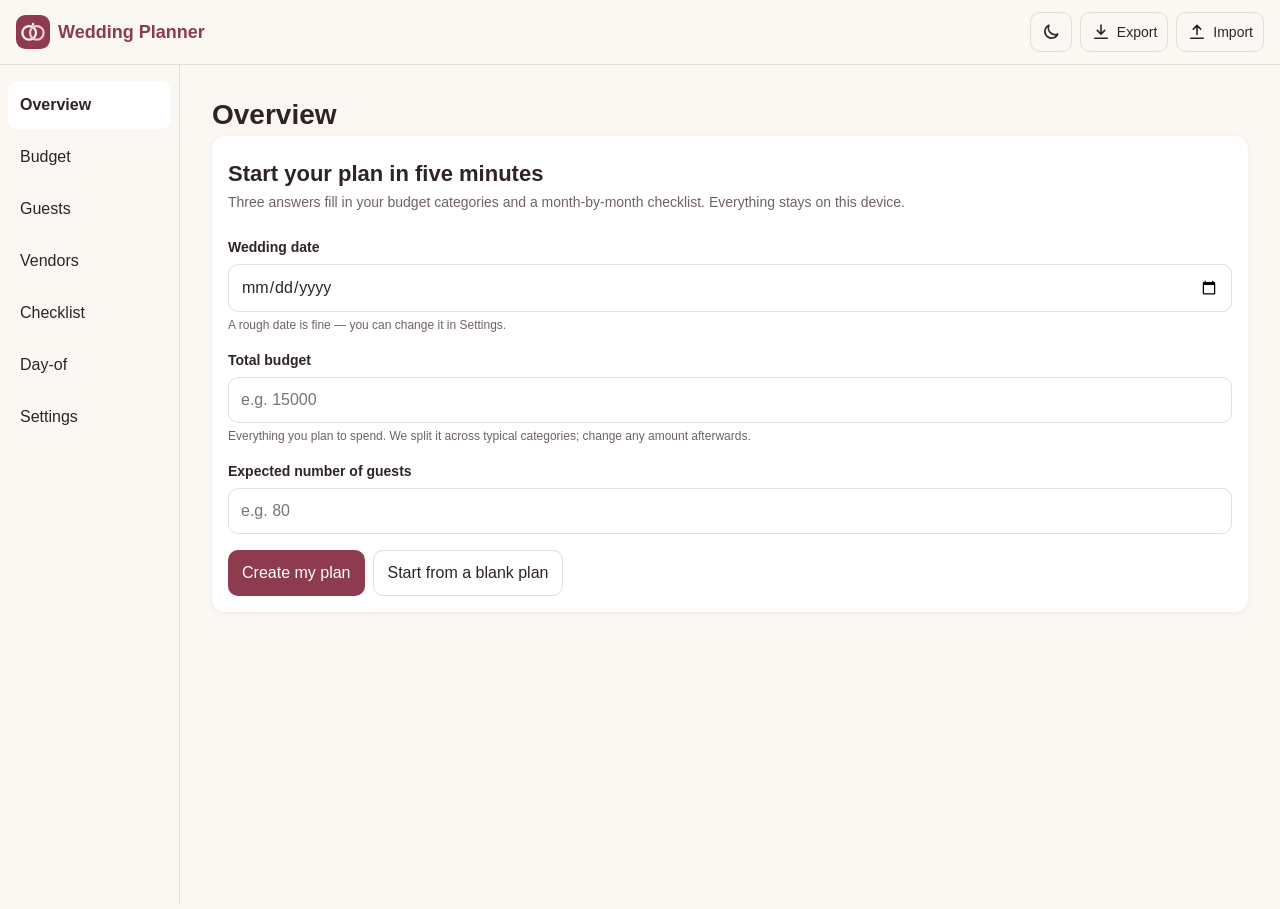
<file: docs/app-e5b66da7/index.html>
<!doctype html>
<html lang="en">
<head>
<meta charset="utf-8">
<meta name="viewport" content="width=device-width, initial-scale=1">
<title>Wedding Planner</title>
<style>
/* Design tokens — single source of truth for colors/spacing/radius/shadow/fonts.
   tools/app_template.html (the "simple" architecture) hand-syncs its own inline
   :root block to these same names/values (see tests/test_app.py's token-drift
   test) since it must stay single-file and can't @import this file. Change a
   value here AND there, never one without the other. */
/* Breakpoints (documented here, not as custom properties — media queries need
   literal px): 480 = small phone, 680 = nav collapses to a top bar (see
   01_components.css), 960 = wide desktop (two-column dashboard/workspace layouts
   via .grid-2, see 01_components.css). */
:root {
  --color-bg: #FBF7F2;
  --color-ink: #2E2326;
  --color-accent: #A8506A;
  --color-card: #fff;
  --color-muted: #6f6266;
  --color-border: #e6dcd6;
  --color-danger: #B3434B;

  /* Semantic feedback colors (banners, inline validation) — tinted background +
     an ink-like text color, same pairing convention as --color-danger above. */
  --color-success: #2F6B4F;
  --color-success-bg: #E3F0E7;
  --color-warning: #8A5A00;
  --color-warning-bg: #FBF0D9;
  --color-info: #2C5F8A;
  --color-info-bg: #E4EEF5;
  --color-error-bg: #F7E3E4;

  /* Solid button-background colors. Deliberately FIXED — the same value in both
     light and dark mode, unlike --color-accent/--color-danger above (which stay
     theme-adaptive for foreground/decorative use: chart fills, icons, borders,
     where lightening in dark mode is correct). A theme-adaptive color that gets
     LIGHTER in dark mode is wrong for a solid button background carrying white
     text — tests/test_app.py's contrast tests + validators/app_check.py's
     check_color_contrast verify these two pairs hold >= 4.5:1 in both themes. */
  --color-primary: #8E3B4F;
  --color-on-primary: #fff;
  --color-danger-strong: #B3434B;
  --color-on-danger: #fff;

  --space-1: 4px;
  --space-2: 8px;
  --space-3: 12px;
  --space-4: 16px;
  --space-5: 24px;
  --space-6: 32px;

  --radius-sm: 10px;
  --radius-md: 14px;
  --radius-lg: 16px;
  --radius-full: 999px;

  --shadow-sm: 0 1px 6px rgba(0, 0, 0, .06);
  --shadow-md: 0 8px 24px rgba(0, 0, 0, .14);

  /* Type scale. h1/h2/h3 below use these; .text-sm/.text-xs/.caption are utility
     classes for secondary copy — see 01_components.css. */
  --text-xs: 0.75rem;
  --text-sm: 0.875rem;
  --text-base: 1rem;
  --text-lg: 1.125rem;
  --text-xl: 1.375rem;
  --text-2xl: 1.75rem;
  --leading-tight: 1.25;
  --leading-normal: 1.5;

  /* Named after the same brand families tools/fonts/ ships (used in the guide
     PDFs via tools/pdf_kit.py) — a browser with them installed renders on-brand;
     everyone else falls back to a clean system stack. The TTFs themselves are
     not embedded here (keeps the self-contained HTML small — see CLAUDE.md). */
  --font-body: "Nunito Sans", -apple-system, "Segoe UI", Roboto, Helvetica, Arial, sans-serif;
  --font-heading: "Quicksand", -apple-system, "Segoe UI", Roboto, Helvetica, Arial, sans-serif;
}
:root[data-theme="dark"] {
  --color-bg: #1D1619;
  --color-ink: #F0E6E8;
  --color-accent: #E0A0B2;
  --color-card: #29202A;
  --color-muted: #b3a5a9;
  --color-border: #43343a;
  --color-danger: #e58a92;

  --color-success: #8FCBA8;
  --color-success-bg: #1E3A2B;
  --color-warning: #E8C067;
  --color-warning-bg: #3A2F12;
  --color-info: #8FC1E8;
  --color-info-bg: #1C3246;
  --color-error-bg: #3A1F21;

  /* --color-primary/--color-on-primary/--color-danger-strong/--color-on-danger
     intentionally NOT overridden here — see the base :root comment above. */
}

* { box-sizing: border-box; }
body { margin: 0; font-family: var(--font-body); font-size: var(--text-base); line-height: var(--leading-normal); background: var(--color-bg); color: var(--color-ink); }
h1, h2, h3 { font-family: var(--font-heading); line-height: var(--leading-tight); margin: var(--space-2) 0 var(--space-1); }
h1 { font-size: var(--text-2xl); }
h2 { font-size: var(--text-xl); }
h3 { font-size: var(--text-lg); }

@media (prefers-reduced-motion: reduce) {
  *, *::before, *::after {
    animation-duration: 0.01ms !important;
    animation-iteration-count: 1 !important;
    transition-duration: 0.01ms !important;
    scroll-behavior: auto !important;
  }
}


/* Structural layout + reusable component classes. Shares every color/spacing/radius
   token with tools/app_template.html's inline <style> (see 00_tokens.css's header) —
   keep both in sync, verified by tests/test_app.py's token-drift/component tests. */
#app-header { display: flex; align-items: center; justify-content: space-between; padding: var(--space-3) var(--space-4); border-bottom: 1px solid var(--color-border); }
#app-controls { display: flex; gap: var(--space-2); }
#app-body { display: flex; min-height: calc(100vh - 56px); }
#view-nav { display: flex; flex-direction: column; gap: var(--space-1); width: 180px; padding: var(--space-4) var(--space-2); border-right: 1px solid var(--color-border); flex-shrink: 0; }
#view-nav button { text-align: left; background: transparent; border: 0; padding: var(--space-3) var(--space-3); border-radius: var(--radius-sm); font: inherit; color: var(--color-ink); cursor: pointer; }
#view-nav button[aria-current="page"] { background: var(--color-card); font-weight: 600; }
#view-root { flex: 1; padding: var(--space-5) var(--space-5) 60px; max-width: 760px; }
/* h1/h2/h3 sizing comes from 00_tokens.css's type scale. */
p.sub { margin: 0 0 var(--space-5); color: var(--color-muted); font-size: var(--text-sm); }

.card { background: var(--color-card); border-radius: var(--radius-md); padding: var(--space-4); margin-bottom: var(--space-4); box-shadow: var(--shadow-sm); }
.row { display: flex; gap: var(--space-2); }

input[type=text], input[type=number], textarea {
  flex: 1; min-width: 0; font: inherit; padding: 10px 12px;
  border: 1px solid var(--color-border); border-radius: var(--radius-sm);
  background: var(--color-card); color: var(--color-ink);
}

/* background/color use the FIXED --color-primary/--color-danger-strong pair (see
   00_tokens.css) — not --color-accent/--color-danger, whose dark-mode-lightened
   values drop white-text contrast well below WCAG AA when used as a solid fill. */
button { font: inherit; padding: 10px 14px; border: 0; border-radius: var(--radius-sm); background: var(--color-primary); color: var(--color-on-primary); cursor: pointer; }
button.ghost { background: transparent; color: var(--color-ink); border: 1px solid var(--color-border); }
button.danger { background: var(--color-danger-strong); color: var(--color-on-danger); }

:focus-visible { outline: 2px solid var(--color-accent); outline-offset: 2px; }

ul { list-style: none; padding: 0; margin: var(--space-3) 0 0; }
li { display: flex; align-items: center; justify-content: space-between; gap: var(--space-2); padding: 10px 0; border-top: 1px solid var(--color-border); }

/* Uses the fixed --color-primary pair, same contrast reasoning as buttons above —
   a persistent banner has the same white-text-on-solid-fill requirement. */
#demo-banner { text-align: center; padding: var(--space-2); margin: 0; background: var(--color-primary); color: var(--color-on-primary); font-size: var(--text-sm); }
#demo-banner[hidden] { display: none; }

/* Empty-state: a single reusable pattern for "nothing here yet" sections. */
.empty-state { text-align: center; padding: 40px var(--space-4); color: var(--color-muted); }
.empty-state strong { display: block; color: var(--color-ink); margin-bottom: var(--space-1); }

/* Toast/snackbar: transient feedback, dismissed by the caller via [hidden]. */
.toast {
  position: fixed; left: 50%; bottom: var(--space-4); transform: translateX(-50%);
  background: var(--color-ink); color: var(--color-bg); padding: 10px var(--space-4);
  border-radius: var(--radius-sm); box-shadow: var(--shadow-sm); font-size: .9rem;
}
.toast[hidden] { display: none; }

/* Banner/alert: persistent inline feedback (validation summaries, zone warnings),
   distinct from the transient floating .toast above. One semantic variant class
   required: success|warning|error|info. */
.banner { display: flex; align-items: flex-start; gap: var(--space-2); padding: var(--space-3) var(--space-4); border-radius: var(--radius-sm); font-size: var(--text-sm); margin-bottom: var(--space-4); }
.banner.success { background: var(--color-success-bg); color: var(--color-success); }
.banner.warning { background: var(--color-warning-bg); color: var(--color-warning); }
.banner.error { background: var(--color-error-bg); color: var(--color-danger); }
.banner.info { background: var(--color-info-bg); color: var(--color-info); }

/* Form field group: label + control + optional help text + error state. Wrap any
   existing input/textarea/select in a .field; add .has-error plus a .field-error
   element (role="alert" so screen readers announce it) when validation fails. */
.field { margin-bottom: var(--space-4); }
.field label { display: block; margin-bottom: 6px; font-weight: 600; font-size: var(--text-sm); }
.field .help { display: block; margin-top: 4px; color: var(--color-muted); font-size: var(--text-xs); }
.field.has-error input, .field.has-error textarea, .field.has-error select { border-color: var(--color-danger); }
.field-error { display: block; margin-top: 4px; color: var(--color-danger); font-size: var(--text-xs); }
select {
  flex: 1; min-width: 0; font: inherit; padding: 10px 12px;
  border: 1px solid var(--color-border); border-radius: var(--radius-sm);
  background: var(--color-card); color: var(--color-ink);
}

/* Table: header row, row separators, a horizontal-scroll wrapper for narrow
   screens so a wide table never breaks layout instead of silently clipping. */
.table-scroll { overflow-x: auto; margin-bottom: var(--space-4); }
table.table { width: 100%; border-collapse: collapse; font-size: var(--text-sm); }
table.table th { text-align: left; padding: var(--space-2) var(--space-3); color: var(--color-muted); font-weight: 600; border-bottom: 1px solid var(--color-border); }
table.table td { padding: var(--space-2) var(--space-3); border-bottom: 1px solid var(--color-border); }
table.table tbody tr:hover { background: var(--color-bg); }

/* Tabs: role="tablist"/"tab"/"tabpanel" convention. Toggling is handled by
   App.ui.initTabs(root) in main.js — this is presentation only. */
.tabs { display: flex; gap: var(--space-1); border-bottom: 1px solid var(--color-border); margin-bottom: var(--space-4); }
.tabs [role="tab"] { background: transparent; border: 0; border-bottom: 2px solid transparent; border-radius: 0; padding: var(--space-2) var(--space-3); color: var(--color-muted); cursor: pointer; }
.tabs [role="tab"][aria-selected="true"] { color: var(--color-ink); border-bottom-color: var(--color-primary); font-weight: 600; }
[role="tabpanel"][hidden] { display: none; }

/* Loading: a CSS-only spinner and a skeleton shimmer block. Both go static under
   prefers-reduced-motion (see 00_tokens.css's global rule). */
.spinner { width: 20px; height: 20px; border-radius: var(--radius-full); border: 2.5px solid var(--color-border); border-top-color: var(--color-primary); animation: spin 0.8s linear infinite; display: inline-block; }
@keyframes spin { to { transform: rotate(360deg); } }
.skeleton { background: var(--color-border); border-radius: var(--radius-sm); animation: skeleton-pulse 1.4s ease-in-out infinite; }
@keyframes skeleton-pulse { 0%, 100% { opacity: 1; } 50% { opacity: .5; } }

/* Modal: native <dialog> — no extra JS library needed for open/close/backdrop.
   .modal-header/.modal-body/.modal-footer are an optional structural convention
   for anything beyond a one-line confirm. */
dialog.modal { border: 0; border-radius: var(--radius-lg); padding: var(--space-5); max-width: 420px; width: 90%; box-shadow: var(--shadow-md); background: var(--color-card); color: var(--color-ink); }
dialog.modal::backdrop { background: rgba(0, 0, 0, .4); }
.modal-header { font-family: var(--font-heading); font-size: var(--text-lg); font-weight: 600; margin-bottom: var(--space-3); }
.modal-body { margin-bottom: var(--space-4); }
.modal-footer { display: flex; justify-content: flex-end; gap: var(--space-2); }

/* Accordion: native <details>/<summary> — Help/FAQ sections, no JS required. */
details.accordion { border-bottom: 1px solid var(--color-border); padding: var(--space-3) 0; }
details.accordion summary { cursor: pointer; font-weight: 600; }
details.accordion[open] summary { color: var(--color-primary); }
details.accordion .answer { margin-top: var(--space-2); color: var(--color-ink); }

/* Layout utilities for dashboard/workspace views: .stack is the default vertical
   flow (explicit for readability); .grid-2 goes two columns at >=680px. */
.stack { display: flex; flex-direction: column; gap: var(--space-4); }
.grid-2 { display: grid; grid-template-columns: 1fr; gap: var(--space-4); }
@media (min-width: 680px) {
  .grid-2 { grid-template-columns: 1fr 1fr; }
}

@media (max-width: 680px) {
  #app-body { flex-direction: column; }
  #view-nav { flex-direction: row; width: auto; overflow-x: auto; border-right: 0; border-bottom: 1px solid var(--color-border); }
  #view-root { max-width: none; padding: var(--space-4); }
  .tabs { overflow-x: auto; }
}


/* Wedding-planner additions on top of the shared design system. Colors come from the
   tokens in 00_tokens.css — no hard-coded hex here. */

input[type=date], input[type=time], input[type=text], input[type=number], select {
  width: 100%; font: inherit; padding: 10px 12px; border: 1px solid var(--color-border);
  border-radius: var(--radius-sm); background: var(--color-card); color: var(--color-ink);
}
.field input, .field select { width: 100%; }
input[type=checkbox] { width: 20px; height: 20px; accent-color: var(--color-primary); flex-shrink: 0; margin: 0; }
button.small { padding: 6px 10px; font-size: var(--text-sm); }
.row.wrap { flex-wrap: wrap; }
.caption { color: var(--color-muted); font-size: var(--text-xs); }
.nowrap { white-space: nowrap; }
.neg { color: var(--color-danger); font-weight: 600; }
table.table input.cell-input { width: 7.5em; padding: 6px 8px; }
table.table input.cell-input.invalid { border-color: var(--color-danger); }
tr.row-over td { background: var(--color-error-bg); }
tr.total-row td { font-weight: 700; border-top: 2px solid var(--color-border); }
table.table td select { width: auto; padding: 6px 8px; }

.stat-grid { display: grid; grid-template-columns: repeat(auto-fit, minmax(150px, 1fr)); gap: var(--space-3); margin-bottom: var(--space-4); }
.stat { background: var(--color-card); border-radius: var(--radius-md); padding: var(--space-3) var(--space-4); box-shadow: var(--shadow-sm); display: flex; flex-direction: column; gap: 2px; min-width: 0; }
.stat-label { font-size: var(--text-xs); color: var(--color-muted); text-transform: uppercase; letter-spacing: .04em; }
.stat-value { font-family: var(--font-heading); font-size: var(--text-xl); color: var(--color-primary); overflow-wrap: anywhere; }
:root[data-theme="dark"] .stat-value { color: var(--color-accent); }
.stat.bad .stat-value { color: var(--color-danger); }
.stat-sub { font-size: var(--text-xs); color: var(--color-muted); overflow-wrap: anywhere; }

.badge { font-size: var(--text-xs); color: var(--color-muted); border: 1px solid var(--color-border); border-radius: var(--radius-full); padding: 2px 10px; white-space: nowrap; }
label.check { display: flex; align-items: center; gap: var(--space-3); cursor: pointer; flex: 1; min-width: 0; }
label.check.done span { text-decoration: line-through; color: var(--color-muted); }
.progress { height: 10px; background: var(--color-border); border-radius: var(--radius-full); margin-top: var(--space-2); overflow: hidden; }
.progress > span { display: block; height: 100%; background: var(--color-primary); }
li { flex-wrap: wrap; }

#print-area { display: none; }
@media print {
  body.printing #app, body.printing dialog { display: none !important; }
  body.printing #print-area { display: block; padding: 0; color: #000; background: #fff; }
  body.printing .table { font-size: 12pt; }
  body.printing table.table th, body.printing table.table td { border-bottom: 1px solid #999; color: #000; }
}


/* ---------- Header: logo, menu toggle, icon actions ---------- */
#app-header { position: sticky; top: 0; z-index: 20; background: var(--color-bg); gap: var(--space-3); min-height: 60px; }
#brand { display: flex; align-items: center; gap: var(--space-2); min-width: 0; margin-right: auto; }
#brand-logo { flex-shrink: 0; }
#app-title { font-family: var(--font-heading); font-size: var(--text-lg); color: var(--color-primary); white-space: nowrap; overflow: hidden; text-overflow: ellipsis; }
:root[data-theme="dark"] #app-title { color: var(--color-accent); }
#app-controls { display: flex; align-items: center; gap: var(--space-2); }
.icon-btn { display: inline-flex; align-items: center; justify-content: center; gap: 6px; min-width: 40px; height: 40px; padding: 0 10px; background: transparent; color: var(--color-ink); border: 1px solid var(--color-border); border-radius: var(--radius-sm); }
.icon-btn:hover { background: var(--color-card); }
.icon-btn .label { font-size: var(--text-sm); }
#menuToggle { display: none; }

/* ---------- Desktop: use the whole width ---------- */
#view-nav { position: sticky; top: 61px; align-self: flex-start; white-space: nowrap; }
#view-nav button { white-space: nowrap; }
#view-root { max-width: 1480px; width: 100%; min-width: 0; }
.split { display: grid; grid-template-columns: 1fr; gap: var(--space-4); align-items: start; }
.split > .main, .split > .side { min-width: 0; }
.cols-2 { display: block; }
.grid-2.top { align-items: start; }
.bars { margin: 0; }
.bars li { display: block; padding: var(--space-2) 0; }
.bar-head { display: flex; justify-content: space-between; gap: var(--space-2); font-size: var(--text-sm); margin-bottom: 4px; }
.bar { position: relative; height: 8px; background: var(--color-border); border-radius: var(--radius-full); overflow: hidden; }
.bar .est { position: absolute; left: 0; top: 0; bottom: 0; background: var(--color-border); border-right: 2px solid var(--color-muted); }
.bar .act { position: absolute; left: 0; top: 0; bottom: 0; background: var(--color-primary); border-radius: var(--radius-full); }
.bar.over .act { background: var(--color-danger-strong); }
@media (min-width: 981px) {
  .split { grid-template-columns: minmax(300px, 380px) 1fr; }
  .split > .side { position: sticky; top: 76px; }
  .cols-2 { column-count: 2; column-gap: var(--space-4); }
  .cols-2 > .card { break-inside: avoid; }
  #view-root { padding: var(--space-5) var(--space-6) 60px; }
}
@media (min-width: 681px) and (max-width: 980px) {
  .split { grid-template-columns: 1fr; }
}

/* ---------- Phone: drop-down menu, compact header ---------- */
@media (max-width: 680px) {
  #menuToggle { display: inline-flex; }
  #app-header { padding: var(--space-2) var(--space-3); min-height: 56px; gap: var(--space-2); }
  #app-controls { gap: var(--space-1); }
  #app-controls .label { display: none; }
  .icon-btn { min-width: 38px; height: 38px; padding: 0 8px; }
  #app-title { font-size: var(--text-base); }
  #view-nav { display: none; position: fixed; left: 0; right: 0; top: 57px; z-index: 19; flex-direction: column; width: auto; max-height: calc(100vh - 57px); overflow-y: auto;
    background: var(--color-card); border: 0; border-bottom: 1px solid var(--color-border); box-shadow: var(--shadow-md); padding: var(--space-2); }
  body.menu-open #view-nav { display: flex; }
  #view-nav button { padding: 14px var(--space-3); font-size: var(--text-base); }
}
@media (max-width: 360px) { #app-title { display: none; } }

@media (min-width: 681px) { #view-nav { min-height: calc(100vh - 61px); } }

/* ---------- Tables: nowrap action columns; stacked cards on phones ---------- */
table.table td:last-child { white-space: nowrap; }
table.table.cardrows td.neg, table.table.cardrows td[data-label="Left to spend"] { white-space: nowrap; }
/* Budget's table is wide; keep it full width until there is room for a side column. */
@media (min-width: 981px) and (max-width: 1599px) { .split.late { grid-template-columns: 1fr; } .split.late > .side { position: static; order: 2; } }
@media (max-width: 680px) {
  table.table.cardrows thead { display: none; }
  table.table.cardrows, table.table.cardrows tbody { display: block; }
  table.table.cardrows tr { display: grid; grid-template-columns: 1fr 1fr; gap: 6px var(--space-3); padding: var(--space-3) 0; border-bottom: 1px solid var(--color-border); }
  table.table.cardrows td { display: block; border: 0; padding: 0; min-width: 0; }
  table.table.cardrows td::before { content: attr(data-label); display: block; font-size: var(--text-xs); color: var(--color-muted); text-transform: uppercase; letter-spacing: .04em; }
  table.table.cardrows td:first-child { grid-column: 1 / -1; font-weight: 700; font-size: var(--text-base); }
  table.table.cardrows td:first-child::before, table.table.cardrows td:empty { display: none; }
  table.table.cardrows td:last-child { grid-column: 1 / -1; }
  table.table.cardrows td:last-child::before { display: none; }
  table.table.cardrows td select { width: 100%; }
  table.table.cardrows input.cell-input { width: 100%; }
  table.table.cardrows tr.total-row td:first-child { font-size: var(--text-lg); }
  table.table.cardrows tbody tr:hover { background: transparent; }
}

</style>
<link rel="manifest" href="manifest.json">
<link rel="apple-touch-icon" href="apple-touch-icon.png">
<meta name="theme-color" content="#8E3B4F">
</head>
<body>
<div id="app">
  <header id="app-header">
    <button id="menuToggle" type="button" class="icon-btn" data-nav-toggle aria-label="Open menu" aria-expanded="false" aria-controls="view-nav">
      <svg viewBox="0 0 24 24" width="22" height="22" fill="none" stroke="currentColor" stroke-width="2" stroke-linecap="round" aria-hidden="true"><path d="M4 7h16M4 12h16M4 17h16"/></svg>
    </button>
    <div id="brand">
      <svg id="brand-logo" viewBox="0 0 40 40" width="34" height="34" aria-hidden="true">
        <rect width="40" height="40" rx="11" fill="var(--color-primary)"/>
        <circle cx="15.5" cy="21" r="8" fill="none" stroke="#FBF7F2" stroke-width="2.6"/>
        <circle cx="24.5" cy="21" r="8" fill="none" stroke="#F2C9D3" stroke-width="2.6"/>
        <path d="M20 8.5l1.6 2.5-1.6 2.5-1.6-2.5z" fill="#FBF7F2"/>
      </svg>
      <strong id="app-title">Wedding Planner</strong>
    </div>
    <div id="app-controls">
      <button id="themeToggle" type="button" class="icon-btn" aria-label="Toggle dark mode" title="Light / dark">
        <svg viewBox="0 0 24 24" width="20" height="20" fill="none" stroke="currentColor" stroke-width="1.9" stroke-linecap="round" stroke-linejoin="round" aria-hidden="true"><path d="M20 14.5A8 8 0 0 1 9.5 4 8 8 0 1 0 20 14.5z"/></svg>
      </button>
      <button id="exportBtn" type="button" class="icon-btn" aria-label="Export backup" title="Export backup">
        <svg viewBox="0 0 24 24" width="20" height="20" fill="none" stroke="currentColor" stroke-width="1.9" stroke-linecap="round" stroke-linejoin="round" aria-hidden="true"><path d="M12 3.5v11M7.5 10l4.5 4.5 4.5-4.5M4.5 19.5h15"/></svg>
        <span class="label">Export</span>
      </button>
      <button id="importBtn" type="button" class="icon-btn" aria-label="Import backup" title="Import backup">
        <svg viewBox="0 0 24 24" width="20" height="20" fill="none" stroke="currentColor" stroke-width="1.9" stroke-linecap="round" stroke-linejoin="round" aria-hidden="true"><path d="M12 15V4M7.5 8.5L12 4l4.5 4.5M4.5 19.5h15"/></svg>
        <span class="label">Import</span>
      </button>
      <input id="importFile" type="file" accept="application/json" hidden>
    </div>
  </header>
  <div id="app-body">
    <nav id="view-nav" aria-label="Main navigation"></nav>
    <main id="view-root" data-active-view=""></main>
  </div>
  <p id="demo-banner" hidden>Demo mode — some data and actions are limited. The full version is in your purchase.</p>
</div>
<script>
window.APP_DEMO_MODE = false;

/* Minimal hash router. Each module (app_src/modules/*.js) registers a view on
 * App.views[id] = {navLabel, render(root)} and pushes id onto App.nav, in the order
 * it should appear in the nav. render(root) MUST set root.dataset.activeView = id and
 * replace root's content with that view's real markup (never just scroll to an anchor —
 * validators/app_check.py's multi-view check clicks every nav item and asserts both
 * data-active-view and the visible text actually change). */
(function () {
  window.App = window.App || { views: {}, nav: [] };

  function show(id) {
    var view = App.views[id];
    if (!view) {
      id = App.nav[0];
      view = App.views[id];
    }
    if (!view) return;
    view.render(document.getElementById('view-root'));
    document.querySelectorAll('#view-nav [data-nav]').forEach(function (b) {
      b.setAttribute('aria-current', b.dataset.nav === id ? 'page' : 'false');
    });
    if (location.hash !== '#' + id) location.hash = '#' + id;
    if (App.ui && App.ui.closeMenu) App.ui.closeMenu();
  }

  function buildNav() {
    var nav = document.getElementById('view-nav');
    nav.innerHTML = '';
    App.nav.forEach(function (id) {
      var b = document.createElement('button');
      b.type = 'button';
      b.dataset.nav = id;
      b.textContent = App.views[id].navLabel;
      b.addEventListener('click', function () { show(id); });
      nav.appendChild(b);
    });
  }

  // show() itself sets location.hash, which fires hashchange a moment later. Only re-render
  // when the hash points at a DIFFERENT view (back/forward, typed URL) — otherwise that echo
  // re-renders the current view and wipes anything the user has just started typing.
  window.addEventListener('hashchange', function () {
    var id = location.hash.slice(1);
    if (document.getElementById('view-root').dataset.activeView !== id) show(id);
  });
  window.AppRouter = {
    init: function () {
      buildNav();
      show(location.hash.slice(1) || App.nav[0]);
    },
  };
})();


/* Shared helpers: safe DOM building (user-entered names are never parsed as HTML),
 * money in whole cents, dates, ids, the starting budget split and checklist, and a
 * print helper. Every view module below composes these. */
(function (g) {
  var App = g.App = g.App || { views: {}, nav: [] };

  /** h('div', {class, text, attrs:{}, on:{click}, dataset:{}}, ...children) */
  function h(tag, props) {
    var el = document.createElement(tag);
    var p = props || {};
    Object.keys(p).forEach(function (k) {
      var v = p[k];
      if (v == null || v === false) return;
      if (k === 'class') el.className = v;
      else if (k === 'text') el.textContent = v;
      else if (k === 'on') Object.keys(v).forEach(function (ev) { el.addEventListener(ev, v[ev]); });
      else if (k === 'dataset') Object.keys(v).forEach(function (d) { el.dataset[d] = v[d]; });
      else if (k === 'attrs') Object.keys(v).forEach(function (a) { if (v[a] != null && v[a] !== false) el.setAttribute(a, v[a] === true ? '' : v[a]); });
      else el[k] = v;
    });
    for (var i = 2; i < arguments.length; i++) append(el, arguments[i]);
    return el;
  }
  function append(el, child) {
    if (child == null || child === false) return;
    if (Array.isArray(child)) { child.forEach(function (c) { append(el, c); }); return; }
    el.appendChild(typeof child === 'string' || typeof child === 'number' ? document.createTextNode(String(child)) : child);
  }

  /* ---------- Money (whole cents) ---------- */
  function currency() { return App.store.get('currency', 'USD'); }
  function fmt(cents) {
    var c = Math.round(cents || 0);
    var whole = c % 100 === 0;
    try {
      return new Intl.NumberFormat(undefined, {
        style: 'currency', currency: currency(),
        minimumFractionDigits: whole ? 0 : 2, maximumFractionDigits: 2,
      }).format(c / 100);
    } catch (e) {
      return (c / 100).toFixed(whole ? 0 : 2);
    }
  }
  /** "1,234.50" / "1.234,50" / "12" -> cents, or null when it is not a number. */
  function parseMoney(str) {
    var s = String(str == null ? '' : str).replace(/[^\d.,-]/g, '');
    if (!s || s === '-' || s === '.' || s === ',') return null;
    var hasDot = s.indexOf('.') >= 0, hasComma = s.indexOf(',') >= 0;
    if (hasDot && hasComma) {
      if (s.lastIndexOf(',') > s.lastIndexOf('.')) s = s.replace(/\./g, '').replace(',', '.');
      else s = s.replace(/,/g, '');
    } else if (hasComma) {
      s = /,\d{1,2}$/.test(s) ? s.replace(',', '.') : s.replace(/,/g, '');
    }
    var n = parseFloat(s);
    return isFinite(n) ? Math.round(n * 100) : null;
  }
  function inputMoney(cents) {
    if (!cents) return '';
    var v = cents / 100;
    return v % 1 === 0 ? String(v) : v.toFixed(2);
  }

  /* ---------- Dates ---------- */
  function parseISO(iso) {
    var m = /^(\d{4})-(\d{2})-(\d{2})$/.exec(iso || '');
    return m ? new Date(+m[1], +m[2] - 1, +m[3]) : null;
  }
  function today() { var d = new Date(); return new Date(d.getFullYear(), d.getMonth(), d.getDate()); }
  function daysUntil(iso) {
    var d = parseISO(iso);
    return d ? Math.round((d - today()) / 86400000) : null;
  }
  function fmtDate(d) {
    try { return new Intl.DateTimeFormat(undefined, { month: 'short', day: 'numeric', year: 'numeric' }).format(d); }
    catch (e) { return d.toDateString(); }
  }
  function monthsBefore(iso, months) {
    var d = parseISO(iso);
    if (!d) return null;
    return new Date(d.getFullYear(), d.getMonth() - months, d.getDate());
  }

  function uid() { return Date.now().toString(36) + Math.random().toString(36).slice(2, 6); }

  /* ---------- Starting data (all of it is editable by the buyer) ---------- */
  var BUDGET_SPLIT = [
    ['Venue & catering', 45], ['Photo & video', 10], ['Attire & beauty', 9],
    ['Flowers & decor', 8], ['Music & entertainment', 7], ['Rings', 3],
    ['Stationery & invitations', 3], ['Officiant & legal', 2], ['Transport', 2],
    ['Gifts & favors', 2], ['Miscellaneous & buffer', 9],
  ];
  /** [title, months before the wedding] */
  var TASKS = [
    ['Decide your total budget and who is contributing', 12], ['Draft a first guest list', 12], ['Pick a season and a rough date range', 12],
    ['Book the venue', 10], ['Book a photographer / videographer', 10],
    ['Book the caterer (if the venue does not include one)', 9], ['Start looking at attire', 9], ['Book the officiant', 9],
    ['Order save-the-dates and invitations', 6], ['Book music or a DJ', 6], ['Book the florist', 6], ['Plan the honeymoon', 6],
    ['Order attire', 4], ['Book transport', 4], ['Plan the order of the ceremony', 4],
    ['Send invitations', 3], ['Arrange rooms for out-of-town guests', 3],
    ['Choose the final menu', 2], ['Check the marriage license requirements where you are marrying', 2], ['Buy the rings', 2],
    ['Confirm the final headcount with the caterer', 1], ['Make the seating plan', 1], ['Confirm arrival times with every vendor', 1], ['Write your vows', 1],
    ['Pay the final vendor balances', 0], ['Give the day-of timeline to your wedding party', 0], ['Pack for the wedding day', 0],
  ];
  var TIMELINE = [
    ['09:00', 'Hair and makeup begin', ''], ['12:00', 'Photographer arrives', ''], ['13:30', 'Get dressed', ''],
    ['14:30', 'Guests arrive and are seated', ''], ['15:00', 'Ceremony', ''], ['15:45', 'Group photos', ''],
    ['17:00', 'Reception begins', ''], ['18:00', 'Dinner', ''], ['19:30', 'First dance and speeches', ''], ['23:00', 'Last dance and send-off', ''],
  ];

  /** Splits `total` cents across the budget percentages; the cents always add back up exactly. */
  function splitBudget(total) {
    var out = [], used = 0;
    BUDGET_SPLIT.forEach(function (row, i) {
      var amt = i === BUDGET_SPLIT.length - 1 ? total - used : Math.round(total * row[1] / 100);
      used += amt;
      out.push({ id: uid(), name: row[0], est: amt, actual: 0, paid: 0 });
    });
    return out;
  }

  /* ---------- Small shared UI pieces ---------- */
  function field(id, label, control, help) {
    return h('div', { class: 'field' },
      h('label', { attrs: { for: id }, text: label }), control,
      help ? h('span', { class: 'help', text: help }) : null,
      h('span', { class: 'field-error', attrs: { role: 'alert' } }));
  }
  function setError(fieldEl, message) {
    fieldEl.classList.add('has-error');
    fieldEl.querySelector('.field-error').textContent = message;
    var c = fieldEl.querySelector('input,select');
    if (c) { c.setAttribute('aria-invalid', 'true'); c.focus(); }
  }
  function clearErrors(root) {
    root.querySelectorAll('.field.has-error').forEach(function (f) {
      f.classList.remove('has-error');
      f.querySelector('.field-error').textContent = '';
      var c = f.querySelector('input,select');
      if (c) c.removeAttribute('aria-invalid');
    });
  }
  function banner(kind, text) { return h('div', { class: 'banner ' + kind, attrs: { role: kind === 'error' || kind === 'warning' ? 'alert' : 'status' }, text: text }); }
  function stat(label, value, sub, tone) {
    return h('div', { class: 'stat' + (tone ? ' ' + tone : '') },
      h('span', { class: 'stat-label', text: label }), h('strong', { class: 'stat-value', text: value }),
      sub ? h('span', { class: 'stat-sub', text: sub }) : null);
  }
  function emptyState(title, text) {
    return h('div', { class: 'empty-state' }, h('strong', { text: title }), text ? h('span', { text: text }) : null);
  }
  /** Wraps a table for horizontal scroll and copies each header into its cells' data-label,
   *  which the phone layout uses to show every row as a labelled card (see 02_wedding.css). */
  function tableWrap(table) {
    var heads = Array.prototype.map.call(table.querySelectorAll('thead th'), function (th) { return th.textContent; });
    table.querySelectorAll('tbody tr').forEach(function (tr) {
      Array.prototype.forEach.call(tr.children, function (td, i) { if (heads[i]) td.setAttribute('data-label', heads[i]); });
    });
    return h('div', { class: 'table-scroll' }, table);
  }

  /** Native <dialog> confirm. Resolves true on confirm. */
  function confirmDialog(title, message, confirmLabel) {
    return new Promise(function (resolve) {
      var done = false;
      var dlg = h('dialog', { class: 'modal' });
      function finish(v) { done = true; resolve(v); if (dlg.open) dlg.close(); }
      dlg.appendChild(h('div', { class: 'modal-header', text: title }));
      dlg.appendChild(h('div', { class: 'modal-body', text: message }));
      dlg.appendChild(h('div', { class: 'modal-footer' },
        h('button', { type: 'button', class: 'ghost', text: 'Cancel', on: { click: function () { finish(false); } } }),
        h('button', { type: 'button', class: 'danger', text: confirmLabel || 'Confirm', on: { click: function () { finish(true); } } })));
      dlg.addEventListener('close', function () { dlg.remove(); if (!done) resolve(false); });
      document.body.appendChild(dlg);
      dlg.showModal();
    });
  }

  /** Prints just `title` + a copy of `node` (nothing else on the page). */
  function printSheet(title, node) {
    var old = document.getElementById('print-area');
    if (old) old.remove();
    var area = h('div', { id: 'print-area' }, h('h1', { text: title }), node.cloneNode(true));
    document.body.appendChild(area);
    document.body.classList.add('printing');
    var cleaned = false;
    function cleanup() {
      if (cleaned) return;
      cleaned = true;
      document.body.classList.remove('printing');
      area.remove();
    }
    window.addEventListener('afterprint', cleanup, { once: true });
    setTimeout(cleanup, 60000);
    window.print();
  }

  App.core = {
    h: h, fmt: fmt, parseMoney: parseMoney, inputMoney: inputMoney,
    parseISO: parseISO, today: today, daysUntil: daysUntil, fmtDate: fmtDate, monthsBefore: monthsBefore,
    uid: uid, splitBudget: splitBudget, TASKS: TASKS, TIMELINE: TIMELINE, BUDGET_SPLIT: BUDGET_SPLIT,
    field: field, setError: setError, clearErrors: clearErrors, banner: banner, stat: stat,
    emptyState: emptyState, tableWrap: tableWrap, confirmDialog: confirmDialog, printSheet: printSheet,
  };
})(window);


/* Data access + every computed number the app shows. Keeping the arithmetic in one
 * place (all in whole cents / whole people) is what the audit's totals checks rely on. */
(function (g) {
  var App = g.App = g.App || { views: {}, nav: [] };
  var C = App.core;

  var D = App.data = {
    wedding: function () { return App.store.get('wedding', { setupDone: false, date: '', budget: 0, guests: 0 }); },
    saveWedding: function (w) { App.store.set('wedding', w); },
    list: function (key) { return App.store.get(key, []); },
    save: function (key, arr) { App.store.set(key, arr); },

    budgetTotals: function () {
      var cats = D.list('budget'), t = { est: 0, actual: 0, paid: 0, over: [] };
      cats.forEach(function (c) {
        t.est += c.est || 0; t.actual += c.actual || 0; t.paid += c.paid || 0;
        if ((c.actual || 0) > (c.est || 0)) t.over.push(c);
      });
      var budget = D.wedding().budget || 0;
      t.budget = budget;
      t.remaining = budget - t.actual;          // what is left of the total budget after real spending
      t.planGap = t.est - budget;               // > 0 when the plan adds up to more than the total budget
      return t;
    },

    guestTotals: function () {
      var gs = D.list('guests'), t = { entries: gs.length, invited: 0, yes: 0, no: 0, pending: 0, tables: {} };
      gs.forEach(function (x) {
        var n = x.party || 1;
        t.invited += n;
        if (x.rsvp === 'yes') t.yes += n; else if (x.rsvp === 'no') t.no += n; else t.pending += n;
        var label = (x.table || '').trim();
        if (label && x.rsvp !== 'no') t.tables[label] = (t.tables[label] || 0) + n;
      });
      return t;
    },

    vendorTotals: function () {
      var vs = D.list('vendors'), t = { quote: 0, depositDue: 0, depositPaid: 0, next: null };
      vs.forEach(function (v) {
        t.quote += v.quote || 0;
        if (v.depositPaid) t.depositPaid += v.deposit || 0; else t.depositDue += v.deposit || 0;
        if (!v.depositPaid && v.due && (!t.next || v.due < t.next.due)) t.next = v;
      });
      return t;
    },

    taskTotals: function () {
      var ts = D.list('tasks'), done = 0;
      ts.forEach(function (x) { if (x.done) done += 1; });
      return { total: ts.length, done: done };
    },

    /** Months-out groups, soonest-to-do first (largest months-out first). */
    taskGroups: function () {
      var groups = {};
      D.list('tasks').forEach(function (t) { (groups[t.months] = groups[t.months] || []).push(t); });
      return Object.keys(groups).map(Number).sort(function (a, b) { return b - a; })
        .map(function (m) { return { months: m, tasks: groups[m] }; });
    },

    monthsLabel: function (m) {
      if (m >= 12) return '12 or more months before';
      if (m === 0) return 'Wedding week';
      return m + (m === 1 ? ' month' : ' months') + ' before';
    },

    CURRENCIES: ['USD', 'EUR', 'GBP', 'CAD', 'AUD', 'NZD', 'CHF', 'SEK', 'NOK', 'DKK', 'MAD', 'AED', 'ZAR', 'INR', 'MXN', 'BRL', 'JPY'],
  };
})(window);


/* Overview: first-launch guided setup, then the countdown and the numbers that matter. */
(function (g) {
  var App = g.App = g.App || { views: {}, nav: [] };
  var C = App.core, D = App.data, h = C.h;

  function renderSetup(root) {
    var date = h('input', { type: 'date', id: 'setupDate' });
    var budget = h('input', { type: 'text', id: 'setupBudget', attrs: { inputmode: 'decimal', placeholder: 'e.g. 15000' } });
    var guests = h('input', { type: 'number', id: 'setupGuests', attrs: { min: '1', max: '2000', placeholder: 'e.g. 80' } });
    var fDate = C.field('setupDate', 'Wedding date', date, 'A rough date is fine — you can change it in Settings.');
    var fBudget = C.field('setupBudget', 'Total budget', budget, 'Everything you plan to spend. We split it across typical categories; change any amount afterwards.');
    var fGuests = C.field('setupGuests', 'Expected number of guests', guests);
    var form = h('div', { class: 'card' },
      h('h2', { text: 'Start your plan in five minutes' }),
      h('p', { class: 'sub', text: 'Three answers fill in your budget categories and a month-by-month checklist. Everything stays on this device.' }),
      fDate, fBudget, fGuests,
      h('div', { class: 'row' },
        h('button', { type: 'button', id: 'setupBtn', text: 'Create my plan' }),
        h('button', { type: 'button', id: 'skipSetupBtn', class: 'ghost', text: 'Start from a blank plan' })));
    root.appendChild(form);

    form.querySelector('#setupBtn').addEventListener('click', function () {
      C.clearErrors(form);
      var d = date.value, total = C.parseMoney(budget.value), n = parseInt(guests.value, 10);
      if (!C.parseISO(d)) return C.setError(fDate, 'Pick the wedding date.');
      if (total == null || total <= 0) return C.setError(fBudget, 'Enter your total budget as a number above zero.');
      if (!(n >= 1 && n <= 2000)) return C.setError(fGuests, 'Enter a guest count between 1 and 2000.');
      D.saveWedding({ setupDone: true, date: d, budget: total, guests: n });
      D.save('budget', C.splitBudget(total));
      D.save('tasks', C.TASKS.map(function (t) { return { id: C.uid(), title: t[0], months: t[1], done: false }; }));
      App.views.overview.render(root);
    });
    form.querySelector('#skipSetupBtn').addEventListener('click', function () {
      D.saveWedding({ setupDone: true, date: '', budget: 0, guests: 0 });
      App.views.overview.render(root);
    });
  }

  function countdown(w) {
    var n = C.daysUntil(w.date);
    if (n == null) return C.stat('Days to go', '—', 'Add your wedding date in Settings');
    if (n > 1) return C.stat('Days to go', String(n), C.fmtDate(C.parseISO(w.date)));
    if (n === 1) return C.stat('Days to go', '1', 'Tomorrow');
    if (n === 0) return C.stat('Days to go', 'Today', 'Congratulations!');
    return C.stat('Wedding date', 'Passed', C.fmtDate(C.parseISO(w.date)));
  }

  function renderDash(root) {
    var w = D.wedding(), b = D.budgetTotals(), gt = D.guestTotals(), vt = D.vendorTotals(), tt = D.taskTotals();
    root.appendChild(h('p', { class: 'sub', text: 'Your wedding at a glance.' }));

    var warnings = [];
    if (b.over.length) warnings.push(b.over.length + (b.over.length === 1 ? ' budget category is' : ' budget categories are') + ' over its estimate.');
    if (b.budget > 0 && b.planGap > 0) warnings.push('Your category estimates add up to ' + C.fmt(b.planGap) + ' more than your total budget.');
    warnings.forEach(function (t) { root.appendChild(C.banner('warning', t)); });

    var hasBudget = b.budget > 0;
    root.appendChild(h('div', { class: 'stat-grid' },
      countdown(w),
      C.stat('Budget left', hasBudget ? C.fmt(b.remaining) : '—', hasBudget ? 'of ' + C.fmt(b.budget) + ' total · ' + C.fmt(b.actual) + ' spent' : 'Add a total budget in Settings', hasBudget && b.remaining < 0 ? 'bad' : ''),
      C.stat('Guests confirmed', String(gt.yes), gt.invited ? 'of ' + gt.invited + ' invited · ' + gt.pending + ' waiting to reply' : 'No guests added yet'),
      C.stat('Checklist', tt.total ? tt.done + ' / ' + tt.total : '—', tt.total ? 'tasks done' : 'No tasks yet'),
      C.stat('Deposits still due', C.fmt(vt.depositDue), vt.next ? 'Next: ' + vt.next.name + (vt.next.due ? ' by ' + C.fmtDate(C.parseISO(vt.next.due)) : '') : 'No deposits due')));

    var next = D.list('tasks').filter(function (t) { return !t.done; })
      .sort(function (a, b2) { return b2.months - a.months; }).slice(0, 5);
    var card = h('div', { class: 'card' }, h('h2', { text: 'Next up' }));
    if (!next.length) {
      card.appendChild(C.emptyState(tt.total ? 'Everything is checked off' : 'No tasks yet', tt.total ? 'Nice work.' : 'Add tasks in the Checklist view.'));
    } else {
      var ul = h('ul');
      next.forEach(function (t) {
        var cb = h('input', { type: 'checkbox', attrs: { 'aria-label': 'Mark done: ' + t.title } });
        cb.addEventListener('change', function () {
          var all = D.list('tasks');
          all.forEach(function (x) { if (x.id === t.id) x.done = cb.checked; });
          D.save('tasks', all);
          App.views.overview.render(root);
        });
        ul.appendChild(h('li', null, h('label', { class: 'check' }, cb, h('span', { text: t.title })),
          h('span', { class: 'badge', text: D.monthsLabel(t.months) })));
      });
      card.appendChild(ul);
    }
    var cats = D.list('budget');
    var bcard = h('div', { class: 'card' }, h('h2', { text: 'Budget by category' }));
    if (!cats.length) bcard.appendChild(C.emptyState('No categories yet', 'Finish the setup or add categories in Budget.'));
    else {
      var maxv = cats.reduce(function (m, c) { return Math.max(m, c.est || 0, c.actual || 0); }, 1);
      var ul2 = h('ul', { class: 'bars' });
      cats.forEach(function (c) {
        var over = (c.actual || 0) > (c.est || 0);
        ul2.appendChild(h('li', null,
          h('div', { class: 'bar-row' },
            h('div', { class: 'bar-head' }, h('span', { text: c.name }), h('span', { class: over ? 'neg' : 'caption', text: C.fmt(c.actual || 0) + ' of ' + C.fmt(c.est || 0) })),
            h('div', { class: 'bar' + (over ? ' over' : ''), attrs: { role: 'img', 'aria-label': c.name + ': ' + C.fmt(c.actual || 0) + ' spent of ' + C.fmt(c.est || 0) } },
              h('span', { class: 'est', style: 'width:' + Math.round((c.est || 0) * 100 / maxv) + '%' }),
              h('span', { class: 'act', style: 'width:' + Math.round((c.actual || 0) * 100 / maxv) + '%' })))));
      });
      bcard.appendChild(ul2);
    }
    root.appendChild(h('div', { class: 'grid-2 top' }, card, bcard));
  }

  App.views.overview = {
    navLabel: 'Overview',
    render: function (root) {
      root.dataset.activeView = 'overview';
      root.innerHTML = '';
      root.appendChild(h('h1', { text: 'Overview' }));
      if (D.wedding().setupDone) renderDash(root); else renderSetup(root);
    },
  };
  App.nav.push('overview');
})(window);


/* Budget: categories with estimated / actual / paid, a left-to-spend column and an
 * over-budget warning (approved opportunity: overspend warnings). */
(function (g) {
  var App = g.App = g.App || { views: {}, nav: [] };
  var C = App.core, D = App.data, h = C.h;

  function moneyInput(cat, key, label, root) {
    var inp = h('input', { type: 'text', class: 'cell-input', value: C.inputMoney(cat[key]), attrs: { inputmode: 'decimal', 'aria-label': label + ' for ' + cat.name } });
    inp.addEventListener('change', function () {
      var v = inp.value.trim() === '' ? 0 : C.parseMoney(inp.value);
      if (v == null || v < 0) { inp.value = C.inputMoney(cat[key]); inp.classList.add('invalid'); return; }
      var all = D.list('budget');
      all.forEach(function (c) { if (c.id === cat.id) c[key] = v; });
      D.save('budget', all);
      App.views.budget.render(root);
    });
    return inp;
  }

  App.views.budget = {
    navLabel: 'Budget',
    render: function (root) {
      root.dataset.activeView = 'budget';
      root.innerHTML = '';
      var cats = D.list('budget'), t = D.budgetTotals();
      root.appendChild(h('h1', { text: 'Budget' }));
      root.appendChild(h('p', { class: 'sub', text: 'Estimate each category, then enter what you actually spend and what you have already paid.' }));

      if (t.over.length) root.appendChild(C.banner('warning', 'Over budget in: ' + t.over.map(function (c) { return c.name; }).join(', ') + '.'));
      if (t.budget > 0 && t.planGap > 0) root.appendChild(C.banner('warning', 'Your estimates add up to ' + C.fmt(t.planGap) + ' more than your total budget of ' + C.fmt(t.budget) + '.'));

      root.appendChild(h('div', { class: 'stat-grid' },
        C.stat('Total budget', t.budget ? C.fmt(t.budget) : '—', t.budget ? '' : 'Set it in Settings'),
        C.stat('Estimated', C.fmt(t.est)), C.stat('Actual spent', C.fmt(t.actual)),
        C.stat('Paid so far', C.fmt(t.paid)),
        C.stat('Budget left', t.budget ? C.fmt(t.remaining) : '—', 'total budget minus actual', t.budget && t.remaining < 0 ? 'bad' : '')));

      var card = h('div', { class: 'card' });
      if (!cats.length) {
        card.appendChild(C.emptyState('No categories yet', 'Add your first category below, or finish the setup on the Overview view.'));
      } else {
        var tbody = h('tbody');
        cats.forEach(function (c) {
          var left = (c.est || 0) - (c.actual || 0);
          var del = h('button', { type: 'button', class: 'ghost small', text: 'Remove', attrs: { 'aria-label': 'Remove ' + c.name } });
          del.addEventListener('click', function () {
            C.confirmDialog('Remove "' + c.name + '"?', 'This removes the category and its amounts.', 'Remove').then(function (ok) {
              if (!ok) return;
              D.save('budget', D.list('budget').filter(function (x) { return x.id !== c.id; }));
              App.views.budget.render(root);
            });
          });
          tbody.appendChild(h('tr', { class: left < 0 ? 'row-over' : '' },
            h('td', { text: c.name }),
            h('td', null, moneyInput(c, 'est', 'Estimate', root)),
            h('td', null, moneyInput(c, 'actual', 'Actual', root)),
            h('td', null, moneyInput(c, 'paid', 'Paid', root)),
            h('td', { class: left < 0 ? 'neg' : '', text: left < 0 ? 'Over by ' + C.fmt(-left) : C.fmt(left) + ' left' }),
            h('td', null, del)));
        });
        tbody.appendChild(h('tr', { class: 'total-row' },
          h('td', { text: 'Total' }), h('td', { text: C.fmt(t.est) }), h('td', { text: C.fmt(t.actual) }),
          h('td', { text: C.fmt(t.paid) }), h('td', { text: C.fmt(t.est - t.actual) + ' left' }), h('td')));
        card.appendChild(C.tableWrap(h('table', { class: 'table cardrows' },
          h('thead', null, h('tr', null, ['Category', 'Estimated', 'Actual', 'Paid', 'Left to spend', ''].map(function (x) { return h('th', { text: x }); }))),
          tbody)));
      }
      var main = h('div', { class: 'main' }, card);

      var name = h('input', { type: 'text', id: 'catName', attrs: { maxlength: '60' } });
      var est = h('input', { type: 'text', id: 'catEst', attrs: { inputmode: 'decimal' } });
      var fName = C.field('catName', 'Category name', name), fEst = C.field('catEst', 'Estimated amount', est);
      var add = h('div', { class: 'card' }, h('h2', { text: 'Add a category' }), fName, fEst,
        h('button', { type: 'button', id: 'addCatBtn', text: 'Add category' }));
      add.querySelector('#addCatBtn').addEventListener('click', function () {
        C.clearErrors(add);
        var nm = name.value.trim(), v = est.value.trim() === '' ? 0 : C.parseMoney(est.value);
        if (!nm) return C.setError(fName, 'Give the category a name.');
        if (v == null || v < 0) return C.setError(fEst, 'Enter the estimate as a number, or leave it empty.');
        var all = D.list('budget');
        all.push({ id: C.uid(), name: nm, est: v, actual: 0, paid: 0 });
        D.save('budget', all);
        App.views.budget.render(root);
      });
      root.appendChild(h('div', { class: 'split late' }, h('div', { class: 'side' }, add), main));
    },
  };
  App.nav.push('budget');
})(window);


/* Guests: RSVP status, party size, meal and table number; headcounts and per-table
 * counts; print. The public demo caps the list (DEMO_GUEST_LIMIT) — the one gated feature. */
(function (g) {
  var App = g.App = g.App || { views: {}, nav: [] };
  var C = App.core, D = App.data, h = C.h;
  var DEMO_GUEST_LIMIT = 10;
  var RSVP = [['pending', 'Waiting'], ['yes', 'Coming'], ['no', 'Declined']];

  function select(options, value, label) {
    var s = h('select', { attrs: { 'aria-label': label } });
    options.forEach(function (o) { s.appendChild(h('option', { value: o[0], text: o[1], selected: o[0] === value })); });
    return s;
  }
  function rsvpLabel(v) { return (RSVP.filter(function (r) { return r[0] === v; })[0] || RSVP[0])[1]; }

  App.views.guests = {
    navLabel: 'Guests',
    render: function (root) {
      root.dataset.activeView = 'guests';
      root.innerHTML = '';
      var guests = D.list('guests'), t = D.guestTotals();
      root.appendChild(h('h1', { text: 'Guests' }));
      root.appendChild(h('p', { class: 'sub', text: 'Who is invited, who is coming, what they eat and where they sit.' }));
      if (window.APP_DEMO_MODE) root.appendChild(C.banner('info', 'Demo: you can add up to ' + DEMO_GUEST_LIMIT + ' guests. The full version has no limit.'));

      var expected = D.wedding().guests;
      root.appendChild(h('div', { class: 'stat-grid' },
        C.stat('Invited', String(t.invited), expected ? 'of about ' + expected + ' planned' : 'people in total'),
        C.stat('Coming', String(t.yes), 'confirmed headcount'),
        C.stat('Waiting', String(t.pending), 'no reply yet'),
        C.stat('Declined', String(t.no))));

      var name = h('input', { type: 'text', id: 'guestName', attrs: { maxlength: '80', autocomplete: 'off' } });
      var party = h('input', { type: 'number', id: 'guestParty', value: '1', attrs: { min: '1', max: '20' } });
      var rsvp = select(RSVP, 'pending', 'RSVP'); rsvp.id = 'guestRsvp';
      var meal = h('input', { type: 'text', id: 'guestMeal', attrs: { maxlength: '40' } });
      var table = h('input', { type: 'text', id: 'guestTable', attrs: { maxlength: '20' } });
      var fName = C.field('guestName', 'Guest name', name), fParty = C.field('guestParty', 'People in this party', party);
      var form = h('div', { class: 'card' }, h('h2', { text: 'Add a guest' }), fName,
        h('div', { class: 'grid-2' }, fParty, C.field('guestRsvp', 'RSVP', rsvp)),
        h('div', { class: 'grid-2' }, C.field('guestMeal', 'Meal choice', meal, 'Optional'), C.field('guestTable', 'Table number or name', table, 'Optional')),
        h('button', { type: 'button', id: 'addGuestBtn', text: 'Add guest' }));
      form.querySelector('#addGuestBtn').addEventListener('click', function () {
        C.clearErrors(form);
        var nm = name.value.trim(), n = parseInt(party.value, 10);
        if (!nm) return C.setError(fName, 'Enter the guest’s name.');
        if (!(n >= 1 && n <= 20)) return C.setError(fParty, 'Enter between 1 and 20 people.');
        if (window.APP_DEMO_MODE && guests.length >= DEMO_GUEST_LIMIT) {
          form.parentNode.insertBefore(C.banner('warning', 'The demo is limited to ' + DEMO_GUEST_LIMIT + ' guests. The full version has no limit.'), form);
          return;
        }
        var all = D.list('guests');
        all.push({ id: C.uid(), name: nm, party: n, rsvp: rsvp.value, meal: meal.value.trim(), table: table.value.trim() });
        D.save('guests', all);
        App.views.guests.render(root);
      });
      var side = h('div', { class: 'side' }, form);

      var listCard = h('div', { class: 'card' }, h('h2', { text: 'Guest list' }));
      if (!guests.length) {
        listCard.appendChild(C.emptyState('No guests yet', 'Add your first guest above.'));
      } else {
        var tbody = h('tbody');
        guests.forEach(function (x) {
          var sel = select(RSVP, x.rsvp || 'pending', 'RSVP for ' + x.name);
          sel.addEventListener('change', function () {
            var all = D.list('guests');
            all.forEach(function (y) { if (y.id === x.id) y.rsvp = sel.value; });
            D.save('guests', all);
            App.views.guests.render(root);
          });
          var del = h('button', { type: 'button', class: 'ghost small', text: 'Remove', attrs: { 'aria-label': 'Remove ' + x.name } });
          del.addEventListener('click', function () {
            D.save('guests', D.list('guests').filter(function (y) { return y.id !== x.id; }));
            App.views.guests.render(root);
          });
          tbody.appendChild(h('tr', null, h('td', { text: x.name }), h('td', { text: String(x.party || 1) }), h('td', null, sel),
            h('td', { text: x.meal || '—' }), h('td', { text: x.table || '—' }), h('td', { class: 'no-print' }, del)));
        });
        var tbl = h('table', { class: 'table cardrows', id: 'guestTable-list' },
          h('thead', null, h('tr', null, ['Name', 'People', 'RSVP', 'Meal', 'Table', ''].map(function (x) { return h('th', { text: x }); }))), tbody);
        listCard.appendChild(C.tableWrap(tbl));
        listCard.appendChild(h('button', { type: 'button', id: 'printGuestsBtn', class: 'ghost', text: 'Print guest list', on: { click: function () {
          // Printable copy: plain text for RSVP instead of dropdowns, no Remove column.
          var pt = h('table', { class: 'table' },
            h('thead', null, h('tr', null, ['Name', 'People', 'RSVP', 'Meal', 'Table'].map(function (x) { return h('th', { text: x }); }))),
            h('tbody', null, D.list('guests').map(function (x) {
              return h('tr', null, h('td', { text: x.name }), h('td', { text: String(x.party || 1) }), h('td', { text: rsvpLabel(x.rsvp) }),
                h('td', { text: x.meal || '' }), h('td', { text: x.table || '' }));
            })));
          C.printSheet('Guest list — ' + t.yes + ' coming, ' + t.pending + ' waiting', pt);
        } } }));
      }
      var main = h('div', { class: 'main' }, listCard);

      var tableNames = Object.keys(t.tables).sort(function (a, b) { return a.localeCompare(b, undefined, { numeric: true }); });
      var tcard = h('div', { class: 'card' }, h('h2', { text: 'People per table' }));
      if (!tableNames.length) tcard.appendChild(C.emptyState('No tables assigned', 'Give guests a table number and the headcount per table appears here.'));
      else {
        var ul = h('ul');
        tableNames.forEach(function (n) { ul.appendChild(h('li', null, h('span', { text: 'Table ' + n }), h('strong', { text: String(t.tables[n]) }))); });
        tcard.appendChild(ul);
      }
      side.appendChild(tcard);
      root.appendChild(h('div', { class: 'split' }, side, main));
    },
  };
  App.nav.push('guests');
})(window);


/* Vendors: contact, quote, deposit and the date it is due. */
(function (g) {
  var App = g.App = g.App || { views: {}, nav: [] };
  var C = App.core, D = App.data, h = C.h;

  App.views.vendors = {
    navLabel: 'Vendors',
    render: function (root) {
      root.dataset.activeView = 'vendors';
      root.innerHTML = '';
      var vendors = D.list('vendors'), t = D.vendorTotals();
      root.appendChild(h('h1', { text: 'Vendors' }));
      root.appendChild(h('p', { class: 'sub', text: 'Everyone you are hiring, what they quoted and which deposits are still due.' }));

      root.appendChild(h('div', { class: 'stat-grid' },
        C.stat('Total quotes', C.fmt(t.quote), vendors.length + (vendors.length === 1 ? ' vendor' : ' vendors')),
        C.stat('Deposits paid', C.fmt(t.depositPaid)),
        C.stat('Deposits still due', C.fmt(t.depositDue), t.next ? 'Next: ' + t.next.name : 'None due')));

      var name = h('input', { type: 'text', id: 'vendorName', attrs: { maxlength: '80' } });
      var kind = h('input', { type: 'text', id: 'vendorKind', attrs: { maxlength: '40' } });
      var contact = h('input', { type: 'text', id: 'vendorContact', attrs: { maxlength: '120' } });
      var quote = h('input', { type: 'text', id: 'vendorQuote', attrs: { inputmode: 'decimal' } });
      var deposit = h('input', { type: 'text', id: 'vendorDeposit', attrs: { inputmode: 'decimal' } });
      var due = h('input', { type: 'date', id: 'vendorDue' });
      var fName = C.field('vendorName', 'Vendor name', name), fQuote = C.field('vendorQuote', 'Quoted price', quote), fDep = C.field('vendorDeposit', 'Deposit amount', deposit);
      var form = h('div', { class: 'card' }, h('h2', { text: 'Add a vendor' }), fName,
        h('div', { class: 'grid-2' }, C.field('vendorKind', 'What they do', kind, 'For example photographer, caterer'), C.field('vendorContact', 'Phone or email', contact)),
        h('div', { class: 'grid-2' }, fQuote, fDep),
        C.field('vendorDue', 'Deposit due date', due, 'Optional'),
        h('button', { type: 'button', id: 'addVendorBtn', text: 'Add vendor' }));
      form.querySelector('#addVendorBtn').addEventListener('click', function () {
        C.clearErrors(form);
        var nm = name.value.trim();
        var q = quote.value.trim() === '' ? 0 : C.parseMoney(quote.value);
        var d = deposit.value.trim() === '' ? 0 : C.parseMoney(deposit.value);
        if (!nm) return C.setError(fName, 'Enter the vendor’s name.');
        if (q == null || q < 0) return C.setError(fQuote, 'Enter the quote as a number, or leave it empty.');
        if (d == null || d < 0) return C.setError(fDep, 'Enter the deposit as a number, or leave it empty.');
        var all = D.list('vendors');
        all.push({ id: C.uid(), name: nm, kind: kind.value.trim(), contact: contact.value.trim(), quote: q, deposit: d, due: C.parseISO(due.value) ? due.value : '', depositPaid: false });
        D.save('vendors', all);
        App.views.vendors.render(root);
      });
      var side = h('div', { class: 'side' }, form);

      var card = h('div', { class: 'card' }, h('h2', { text: 'Your vendors' }));
      if (!vendors.length) {
        card.appendChild(C.emptyState('No vendors yet', 'Add the venue, photographer or caterer above.'));
      } else {
        var tbody = h('tbody');
        vendors.slice().sort(function (a, b) { return (a.due || '9999') < (b.due || '9999') ? -1 : 1; }).forEach(function (v) {
          var paid = h('input', { type: 'checkbox', checked: !!v.depositPaid, attrs: { 'aria-label': 'Deposit paid for ' + v.name } });
          paid.addEventListener('change', function () {
            var all = D.list('vendors');
            all.forEach(function (x) { if (x.id === v.id) x.depositPaid = paid.checked; });
            D.save('vendors', all);
            App.views.vendors.render(root);
          });
          var del = h('button', { type: 'button', class: 'ghost small', text: 'Remove', attrs: { 'aria-label': 'Remove ' + v.name } });
          del.addEventListener('click', function () {
            D.save('vendors', D.list('vendors').filter(function (x) { return x.id !== v.id; }));
            App.views.vendors.render(root);
          });
          var overdue = !v.depositPaid && v.due && C.daysUntil(v.due) < 0;
          tbody.appendChild(h('tr', null,
            h('td', null, h('strong', { text: v.name }), v.kind ? h('div', { class: 'caption', text: v.kind }) : null),
            h('td', { text: v.contact || '—' }), h('td', { text: v.quote ? C.fmt(v.quote) : '—' }),
            h('td', { text: v.deposit ? C.fmt(v.deposit) : '—' }),
            h('td', { class: overdue ? 'neg' : '', text: v.due ? C.fmtDate(C.parseISO(v.due)) + (overdue ? ' (overdue)' : '') : '—' }),
            h('td', null, paid), h('td', null, del)));
        });
        card.appendChild(C.tableWrap(h('table', { class: 'table cardrows' },
          h('thead', null, h('tr', null, ['Vendor', 'Contact', 'Quote', 'Deposit', 'Due', 'Paid', ''].map(function (x) { return h('th', { text: x }); }))),
          tbody)));
      }
      root.appendChild(h('div', { class: 'split' }, side, h('div', { class: 'main' }, card)));
    },
  };
  App.nav.push('vendors');
})(window);


/* Checklist: tasks grouped by months before the wedding, with a "do by" date once a
 * wedding date is set. */
(function (g) {
  var App = g.App = g.App || { views: {}, nav: [] };
  var C = App.core, D = App.data, h = C.h;
  var MONTH_CHOICES = [12, 9, 6, 4, 3, 2, 1, 0];

  App.views.checklist = {
    navLabel: 'Checklist',
    render: function (root) {
      root.dataset.activeView = 'checklist';
      root.innerHTML = '';
      var tt = D.taskTotals(), w = D.wedding();
      root.appendChild(h('h1', { text: 'Checklist' }));
      root.appendChild(h('p', { class: 'sub', text: 'What to do and when, counted back from your wedding date.' }));

      var pct = tt.total ? Math.round(tt.done * 100 / tt.total) : 0;
      root.appendChild(h('div', { class: 'card' },
        h('strong', { text: tt.total ? tt.done + ' of ' + tt.total + ' tasks done' : 'No tasks yet' }),
        h('div', { class: 'progress', attrs: { role: 'progressbar', 'aria-valuemin': '0', 'aria-valuemax': '100', 'aria-valuenow': String(pct), 'aria-label': 'Checklist progress' } },
          h('span', { style: 'width:' + pct + '%' }))));
      if (!w.date) root.appendChild(C.banner('info', 'Add your wedding date in Settings to see a do-by date for each group.'));

      var cols = h('div', { class: 'cols-2' });
      D.taskGroups().forEach(function (grp) {
        var when = w.date ? C.monthsBefore(w.date, grp.months) : null;
        var card = h('div', { class: 'card' },
          h('h2', { text: D.monthsLabel(grp.months) }),
          when ? h('p', { class: 'sub', text: 'Aim to finish by ' + C.fmtDate(when) }) : null);
        var ul = h('ul');
        grp.tasks.forEach(function (t) {
          var cb = h('input', { type: 'checkbox', checked: !!t.done, attrs: { 'aria-label': t.title } });
          cb.addEventListener('change', function () {
            var all = D.list('tasks');
            all.forEach(function (x) { if (x.id === t.id) x.done = cb.checked; });
            D.save('tasks', all);
            App.views.checklist.render(root);
          });
          var del = h('button', { type: 'button', class: 'ghost small', text: 'Remove', attrs: { 'aria-label': 'Remove task: ' + t.title } });
          del.addEventListener('click', function () {
            D.save('tasks', D.list('tasks').filter(function (x) { return x.id !== t.id; }));
            App.views.checklist.render(root);
          });
          ul.appendChild(h('li', null, h('label', { class: 'check' + (t.done ? ' done' : '') }, cb, h('span', { text: t.title })), del));
        });
        card.appendChild(ul);
        cols.appendChild(card);
      });

      var title = h('input', { type: 'text', id: 'taskTitle', attrs: { maxlength: '120' } });
      var months = h('select', { id: 'taskMonths', attrs: { 'aria-label': 'When' } });
      MONTH_CHOICES.forEach(function (m) { months.appendChild(h('option', { value: String(m), text: D.monthsLabel(m), selected: m === 3 })); });
      var fTitle = C.field('taskTitle', 'New task', title);
      var add = h('div', { class: 'card' }, h('h2', { text: 'Add your own task' }), fTitle, C.field('taskMonths', 'When', months),
        h('button', { type: 'button', id: 'addTaskBtn', text: 'Add task' }));
      add.querySelector('#addTaskBtn').addEventListener('click', function () {
        C.clearErrors(add);
        var tl = title.value.trim();
        if (!tl) return C.setError(fTitle, 'Describe the task.');
        var all = D.list('tasks');
        all.push({ id: C.uid(), title: tl, months: parseInt(months.value, 10), done: false });
        D.save('tasks', all);
        App.views.checklist.render(root);
      });
      root.appendChild(h('div', { class: 'split' }, h('div', { class: 'side' }, add), h('div', { class: 'main' }, cols)));
    },
  };
  App.nav.push('checklist');
})(window);


/* Day-of timeline: timed events kept in order, plus a print layout to hand to the
 * wedding party and vendors. */
(function (g) {
  var App = g.App = g.App || { views: {}, nav: [] };
  var C = App.core, D = App.data, h = C.h;

  function fmtTime(hhmm) {
    var m = /^(\d{1,2}):(\d{2})$/.exec(hhmm || '');
    if (!m) return hhmm || '';
    try { return new Intl.DateTimeFormat(undefined, { hour: 'numeric', minute: '2-digit' }).format(new Date(2000, 0, 1, +m[1], +m[2])); }
    catch (e) { return hhmm; }
  }
  function sorted() { return D.list('events').slice().sort(function (a, b) { return a.time < b.time ? -1 : a.time > b.time ? 1 : 0; }); }

  App.views.dayof = {
    navLabel: 'Day-of',
    render: function (root) {
      root.dataset.activeView = 'dayof';
      root.innerHTML = '';
      var events = sorted(), w = D.wedding();
      root.appendChild(h('h1', { text: 'Day-of timeline' }));
      root.appendChild(h('p', { class: 'sub', text: 'The wedding day, hour by hour. Events stay in time order.' }));

      var time = h('input', { type: 'time', id: 'eventTime' });
      var title = h('input', { type: 'text', id: 'eventTitle', attrs: { maxlength: '100' } });
      var note = h('input', { type: 'text', id: 'eventNote', attrs: { maxlength: '160' } });
      var fTime = C.field('eventTime', 'Time', time), fTitle = C.field('eventTitle', 'What happens', title);
      var form = h('div', { class: 'card' }, h('h2', { text: 'Add an event' }), h('div', { class: 'grid-2' }, fTime, fTitle),
        C.field('eventNote', 'Note or who is responsible', note, 'Optional'),
        h('div', { class: 'row' }, h('button', { type: 'button', id: 'addEventBtn', text: 'Add event' }),
          events.length ? null : h('button', { type: 'button', id: 'seedEventsBtn', class: 'ghost', text: 'Start from a typical timeline' })));
      form.querySelector('#addEventBtn').addEventListener('click', function () {
        C.clearErrors(form);
        if (!/^\d{1,2}:\d{2}$/.test(time.value)) return C.setError(fTime, 'Pick a time.');
        if (!title.value.trim()) return C.setError(fTitle, 'Say what happens.');
        var all = D.list('events');
        all.push({ id: C.uid(), time: time.value.length === 4 ? '0' + time.value : time.value, title: title.value.trim(), note: note.value.trim() });
        D.save('events', all);
        App.views.dayof.render(root);
      });
      var seed = form.querySelector('#seedEventsBtn');
      if (seed) seed.addEventListener('click', function () {
        D.save('events', C.TIMELINE.map(function (e) { return { id: C.uid(), time: e[0], title: e[1], note: e[2] }; }));
        App.views.dayof.render(root);
      });
      var side = h('div', { class: 'side' }, form);

      var card = h('div', { class: 'card' }, h('h2', { text: 'Timeline' }));
      if (!events.length) {
        card.appendChild(C.emptyState('No events yet', 'Add the first event, or start from a typical timeline and edit it.'));
      } else {
        var tbody = h('tbody');
        events.forEach(function (e) {
          var del = h('button', { type: 'button', class: 'ghost small', text: 'Remove', attrs: { 'aria-label': 'Remove ' + e.title } });
          del.addEventListener('click', function () {
            D.save('events', D.list('events').filter(function (x) { return x.id !== e.id; }));
            App.views.dayof.render(root);
          });
          tbody.appendChild(h('tr', null, h('td', { class: 'nowrap', text: fmtTime(e.time) }), h('td', { text: e.title }), h('td', { text: e.note || '' }), h('td', null, del)));
        });
        card.appendChild(C.tableWrap(h('table', { class: 'table cardrows' },
          h('thead', null, h('tr', null, ['Time', 'Event', 'Note', ''].map(function (x) { return h('th', { text: x }); }))), tbody)));
        card.appendChild(h('button', { type: 'button', id: 'printTimelineBtn', class: 'ghost', text: 'Print timeline', on: { click: function () {
          var pt = h('table', { class: 'table' },
            h('thead', null, h('tr', null, ['Time', 'Event', 'Note'].map(function (x) { return h('th', { text: x }); }))),
            h('tbody', null, sorted().map(function (e) { return h('tr', null, h('td', { text: fmtTime(e.time) }), h('td', { text: e.title }), h('td', { text: e.note || '' })); })));
          C.printSheet('Wedding day timeline' + (w.date ? ' — ' + C.fmtDate(C.parseISO(w.date)) : ''), pt);
        } } }));
      }
      root.appendChild(h('div', { class: 'split' }, side, h('div', { class: 'main' }, card)));
    },
  };
  App.nav.push('dayof');
})(window);


/* Settings: wedding details, display (currency + light/dark), and data (backup,
 * restore, reset). Tabs follow the shared role=tablist convention (App.ui.initTabs). */
(function (g) {
  var App = g.App = g.App || { views: {}, nav: [] };
  var C = App.core, D = App.data, h = C.h;

  function tab(id, label, selected) {
    return h('button', { type: 'button', id: 'tab-' + id, attrs: { role: 'tab', 'aria-controls': 'panel-' + id, 'aria-selected': selected ? 'true' : 'false' }, text: label });
  }
  function panel(id, hidden) {
    return h('div', { id: 'panel-' + id, attrs: { role: 'tabpanel', 'aria-labelledby': 'tab-' + id }, hidden: !!hidden });
  }

  App.views.settings = {
    navLabel: 'Settings',
    render: function (root) {
      root.dataset.activeView = 'settings';
      root.innerHTML = '';
      var w = D.wedding();
      root.appendChild(h('h1', { text: 'Settings' }));
      root.appendChild(h('p', { class: 'sub', text: 'Your wedding details, how the app looks, and your data. Everything stays on this device.' }));
      root.appendChild(h('div', { class: 'tabs', attrs: { role: 'tablist' } }, tab('wedding', 'Wedding', true), tab('display', 'Display', false), tab('data', 'Your data', false)));

      /* --- Wedding --- */
      var pW = panel('wedding', false);
      var date = h('input', { type: 'date', id: 'setDate', value: w.date || '' });
      var budget = h('input', { type: 'text', id: 'setBudget', value: C.inputMoney(w.budget), attrs: { inputmode: 'decimal' } });
      var guests = h('input', { type: 'number', id: 'setGuests', value: w.guests ? String(w.guests) : '', attrs: { min: '0', max: '2000' } });
      var fDate = C.field('setDate', 'Wedding date', date), fBudget = C.field('setBudget', 'Total budget', budget, 'Changing this does not rewrite your category estimates.'), fGuests = C.field('setGuests', 'Expected number of guests', guests);
      pW.appendChild(fDate); pW.appendChild(fBudget); pW.appendChild(fGuests);
      var msg = h('div');
      pW.appendChild(h('button', { type: 'button', id: 'saveDetailsBtn', text: 'Save details', on: { click: function () {
        C.clearErrors(pW); msg.innerHTML = '';
        var b = budget.value.trim() === '' ? 0 : C.parseMoney(budget.value);
        var n = guests.value.trim() === '' ? 0 : parseInt(guests.value, 10);
        if (date.value && !C.parseISO(date.value)) return C.setError(fDate, 'Pick a valid date.');
        if (b == null || b < 0) return C.setError(fBudget, 'Enter the budget as a number.');
        if (!(n >= 0 && n <= 2000)) return C.setError(fGuests, 'Enter a guest count between 0 and 2000.');
        D.saveWedding({ setupDone: true, date: date.value, budget: b, guests: n });
        msg.appendChild(C.banner('success', 'Saved.'));
      } } }));
      pW.appendChild(msg);
      root.appendChild(pW);

      /* --- Display --- */
      var pD = panel('display', true);
      var cur = h('select', { id: 'setCurrency', attrs: { 'aria-label': 'Currency' } });
      D.CURRENCIES.forEach(function (c) { cur.appendChild(h('option', { value: c, text: c, selected: c === App.store.get('currency', 'USD') })); });
      cur.addEventListener('change', function () { App.store.set('currency', cur.value); });
      pD.appendChild(C.field('setCurrency', 'Currency', cur, 'Only changes how amounts are shown.'));
      var themeBtn = h('button', { type: 'button', id: 'setThemeBtn', class: 'ghost' });
      function themeLabel() { themeBtn.textContent = App.store.get('theme', 'light') === 'dark' ? 'Switch to light mode' : 'Switch to dark mode'; }
      themeLabel();
      themeBtn.addEventListener('click', function () {
        var next = App.store.get('theme', 'light') === 'dark' ? 'light' : 'dark';
        App.store.set('theme', next);
        document.documentElement.setAttribute('data-theme', next);
        themeLabel();
      });
      pD.appendChild(h('div', { class: 'field' }, h('label', { text: 'Appearance' }), themeBtn));
      root.appendChild(pD);

      /* --- Data --- */
      var pDa = panel('data', true);
      pDa.appendChild(h('p', { text: 'There is no account. Your plan lives in this browser. Save a backup file to move to another device or to keep a copy.' }));
      pDa.appendChild(h('div', { class: 'row wrap' },
        h('button', { type: 'button', id: 'settingsExportBtn', text: 'Export backup', on: { click: function () { document.getElementById('exportBtn').click(); } } }),
        h('button', { type: 'button', id: 'settingsImportBtn', class: 'ghost', text: 'Import backup', on: { click: function () { document.getElementById('importBtn').click(); } } })));
      var counts = [['Budget categories', D.list('budget').length], ['Guests', D.list('guests').length], ['Vendors', D.list('vendors').length],
        ['Checklist tasks', D.list('tasks').length], ['Timeline events', D.list('events').length]];
      pDa.appendChild(C.tableWrap(h('table', { class: 'table' }, h('thead', null, h('tr', null, h('th', { text: 'Saved on this device' }), h('th', { text: 'Count' }))),
        h('tbody', null, counts.map(function (r) { return h('tr', null, h('td', { text: r[0] }), h('td', { text: String(r[1]) })); })))));
      pDa.appendChild(C.banner('warning', 'Resetting deletes your whole plan from this device. Export a backup first if you might want it back.'));
      pDa.appendChild(h('button', { type: 'button', id: 'resetBtn', class: 'danger', text: 'Reset all data', on: { click: function () {
        C.confirmDialog('Reset everything?', 'This deletes your budget, guests, vendors, checklist and timeline from this device.', 'Delete everything').then(function (ok) {
          if (!ok) return;
          ['wedding', 'budget', 'guests', 'vendors', 'tasks', 'events'].forEach(function (k) { App.store.set(k, k === 'wedding' ? { setupDone: false, date: '', budget: 0, guests: 0 } : []); });
          location.hash = '#overview';
          AppRouter.init();
        });
      } } }));
      root.appendChild(pDa);

      App.ui.initTabs(root);
    },
  };
  App.nav.push('settings');
})(window);


/* Orchestration: shared store (single localStorage blob, same backup-friendly pattern as
 * tools/app_template.html), theme toggle, export/import, demo-mode banner, router init.
 * Runs last, after every view module in app_src/modules/ has registered itself. */
(function () {
  var KEY = 'app-state-v1';

  function load() {
    try {
      var s = JSON.parse(localStorage.getItem(KEY));
      return s && typeof s === 'object' ? s : {};
    } catch (e) { return {}; }
  }
  function save(state) {
    try { localStorage.setItem(KEY, JSON.stringify(state)); } catch (e) {}
  }

  var state = load();
  window.App = window.App || { views: {}, nav: [] };
  App.store = {
    get: function (key, fallback) { return key in state ? state[key] : fallback; },
    set: function (key, value) { state[key] = value; save(state); },
    all: function () { return state; },
  };

  /* Shared UI helpers any view's render(root) can call after building its markup.
   * initTabs wires up the role="tablist"/"tab"/"tabpanel" convention (see
   * styles/01_components.css's .tabs): click a tab, show its panel, hide the
   * others. Pure DOM wiring — presentation lives entirely in CSS. */
  App.ui = {
    initTabs: function (root) {
      var tabs = root.querySelectorAll('[role="tab"]');
      tabs.forEach(function (tab) {
        tab.addEventListener('click', function () {
          var panelId = tab.getAttribute('aria-controls');
          tabs.forEach(function (t) { t.setAttribute('aria-selected', 'false'); });
          root.querySelectorAll('[role="tabpanel"]').forEach(function (p) { p.hidden = true; });
          tab.setAttribute('aria-selected', 'true');
          var panel = document.getElementById(panelId);
          if (panel) panel.hidden = false;
        });
      });
    },
  };

  /* Mobile menu: the nav collapses into a drop-down under the header below 680px. */
  var menuBtn = document.getElementById('menuToggle');
  App.ui.closeMenu = function () {
    document.body.classList.remove('menu-open');
    menuBtn.setAttribute('aria-expanded', 'false');
    menuBtn.setAttribute('aria-label', 'Open menu');
  };
  menuBtn.addEventListener('click', function (e) {
    e.stopPropagation();
    var open = document.body.classList.toggle('menu-open');
    menuBtn.setAttribute('aria-expanded', open ? 'true' : 'false');
    menuBtn.setAttribute('aria-label', open ? 'Close menu' : 'Open menu');
  });
  document.addEventListener('click', function (e) {
    if (document.body.classList.contains('menu-open') && !e.target.closest('#view-nav')) App.ui.closeMenu();
  });
  document.addEventListener('keydown', function (e) { if (e.key === 'Escape') App.ui.closeMenu(); });

  function applyTheme() {
    var theme = App.store.get('theme', 'light');
    document.documentElement.setAttribute('data-theme', theme);
  }
  applyTheme();
  document.getElementById('themeToggle').addEventListener('click', function () {
    App.store.set('theme', App.store.get('theme', 'light') === 'dark' ? 'light' : 'dark');
    applyTheme();
  });

  document.getElementById('exportBtn').addEventListener('click', function () {
    var blob = new Blob([JSON.stringify(state, null, 2)], { type: 'application/json' });
    var a = document.createElement('a');
    a.href = URL.createObjectURL(blob);
    a.download = 'backup.json';
    a.click();
    setTimeout(function () { URL.revokeObjectURL(a.href); }, 1000);
  });
  document.getElementById('importBtn').addEventListener('click', function () {
    document.getElementById('importFile').click();
  });
  document.getElementById('importFile').addEventListener('change', function (e) {
    var f = e.target.files[0];
    if (!f) return;
    var r = new FileReader();
    r.onload = function () {
      try {
        var s = JSON.parse(r.result);
        if (s && typeof s === 'object') {
          state = s;
          save(state);
          applyTheme();
          AppRouter.init();
        } else {
          alert('This file is not a valid backup.');
        }
      } catch (err) {
        alert('This file is not a valid backup.');
      }
    };
    r.readAsText(f);
  });

  if (window.APP_DEMO_MODE) {
    document.getElementById('demo-banner').hidden = false;
  }

  AppRouter.init();
})();

</script>
<script>
if ('serviceWorker' in navigator) {
  navigator.serviceWorker.register('sw.js').catch(function () {});
}
</script>
</body>
</html>
</file>
